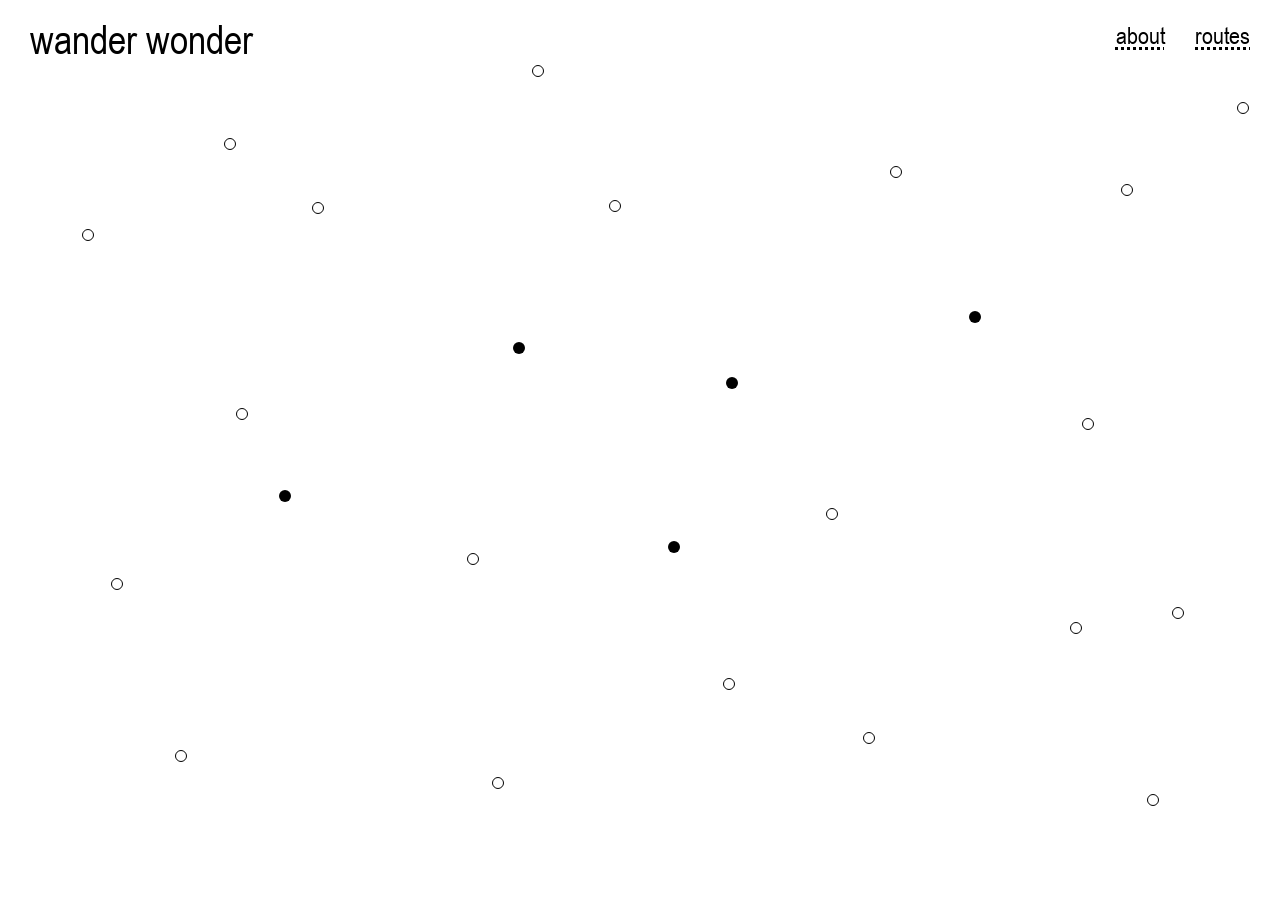
<file: index.html>
<!DOCTYPE html>
<html lang="en">
<head>
  <meta charset="UTF-8">
  <link rel="preload" href="assets/Arial Narrow.ttf" as="font" type="font/ttf" crossorigin>
  <meta name="viewport" content="width=device-width, initial-scale=1.0">
  <title>wander wonder</title>
  <link rel="stylesheet" href="css/style.css">
</head>
<body class="page-home">
  <canvas id="draw-canvas" aria-hidden="true"></canvas>

  <div class="page page--home">
    <aside class="col-left">
      <div class="col-header col-left-header">
        <a href="/wanderwonder/index.html" class="logo">wander wonder</a>
      </div>
    </aside>

    <div class="col-center-panel page-home__spacer" aria-hidden="true"></div>

    <aside class="col-right">
      <nav class="col-header top-nav">
        <a href="about.html" class="link-dotted">about</a>
        <a href="routes.html" class="link-dotted">routes</a>
      </nav>
    </aside>
  </div>

  <div class="page-content" id="page-content">
    <main class="canvas" aria-hidden="true">
      <!-- solid dots (left → right) -->
      <span class="dot dot--solid dot--trigger" data-caption="0" data-href="Rietveld/overview_Rietveld.html" style="left: 22.4%; top: 55.2%;">
        <img
          class="dot-preview"
          src="assets/Rietveld/rietveld_07.jpg"
          alt=""
        >
      </span>
      <span class="dot dot--solid dot--trigger" data-caption="1" data-href="EKA/Overview_EKA.html" style="left: 40.5%; top: 38.7%;">
        <img
          class="dot-preview"
          src="assets/EKA/EKA_ARCHIL0007.jpg"
          alt=""
        >
      </span>
      <span class="dot dot--solid dot--trigger" data-caption="2" data-href="Basel/overview_Basel.html" style="left: 52.6%; top: 60.7%;">
        <img
          class="dot-preview"
          src="assets/Basel/Basel_09.jpg"
          alt=""
          style="max-width: 230px;"
        >
      </span>
      <span class="dot dot--solid dot--trigger" data-caption="3" data-href="UMPRUM/overview_UMPRUM.html" style="left: 57.1%; top: 42.6%;">
        <img
          class="dot-preview"
          src="assets/UMPRUM x HEAD GENEVA/From students/IMG_2213.jpeg"
          alt=""
        >
      </span>
      <span class="dot dot--solid dot--trigger" data-caption="4" data-href="DAI/overview_DAI.html" style="left: 76.1%; top: 35.1%;">
        <img
          class="dot-preview"
          src="assets/DAI/zhuang/DAI_02.jpeg"
          alt=""
        >
      </span>

      <div class="dot-captions" aria-hidden="true">
        <p class="dot-caption" hidden>
          Amsterdam to Cà de Monti<br>
          Gerrit Rietveld Academie
        </p>
        <p class="dot-caption" hidden>
          Tallinn to Berlin/Lisbon<br>
          Estonian Academy of Arts
        </p>
        <p class="dot-caption" hidden>
          Basel to Museums<br>
          FHNW Academy of Arts and Design
        </p>
        <p class="dot-caption" hidden>
          Prague / Genéve to Mount Sněžka / River Saône<br>
          UMPRUM Prague, HEAD Geneva
        </p>
        <p class="dot-caption" hidden>
          Nowhere to Somewhere<br>
          Dutch Art Institute
        </p>
      </div>

      <!-- hollow dots -->
      <span class="dot dot--hollow" style="left: 42%; top: 8%;"></span>
      <span class="dot dot--hollow" style="left: 97%; top: 12%;"></span>
      <span class="dot dot--hollow" style="left: 7%; top: 26%;"></span>
      <span class="dot dot--hollow" style="left: 18%; top: 16%;"></span>
      <span class="dot dot--hollow" style="left: 25%; top: 23%;"></span>
      <span class="dot dot--hollow" style="left: 19%; top: 46%;"></span>
      <span class="dot dot--hollow" style="left: 9%; top: 65%;"></span>
      <span class="dot dot--hollow" style="left: 14%; top: 84%;"></span>
      <span class="dot dot--hollow" style="left: 48%; top: 23%;"></span>
      <span class="dot dot--hollow" style="left: 37%; top: 62%;"></span>
      <span class="dot dot--hollow" style="left: 39%; top: 87%;"></span>
      <span class="dot dot--hollow" style="left: 70%; top: 19%;"></span>
      <span class="dot dot--hollow" style="left: 65%; top: 57%;"></span>
      <span class="dot dot--hollow" style="left: 57%; top: 76%;"></span>
      <span class="dot dot--hollow" style="left: 68%; top: 82%;"></span>
      <span class="dot dot--hollow" style="left: 88%; top: 21%;"></span>
      <span class="dot dot--hollow" style="left: 85%; top: 47%;"></span>
      <span class="dot dot--hollow" style="left: 84%; top: 70%;"></span>
      <span class="dot dot--hollow" style="left: 92%; top: 68%;"></span>
      <span class="dot dot--hollow" style="left: 90%; top: 89%;"></span>
    </main>
  </div>

  <script src="js/cursor-draw.js"></script>
  <script src="js/overview-images.js"></script>
  <script src="js/navigation.js"></script>
  <script src="js/dots.js"></script>
  <script src="js/routes.js"></script>
</body>
</html>
</file>
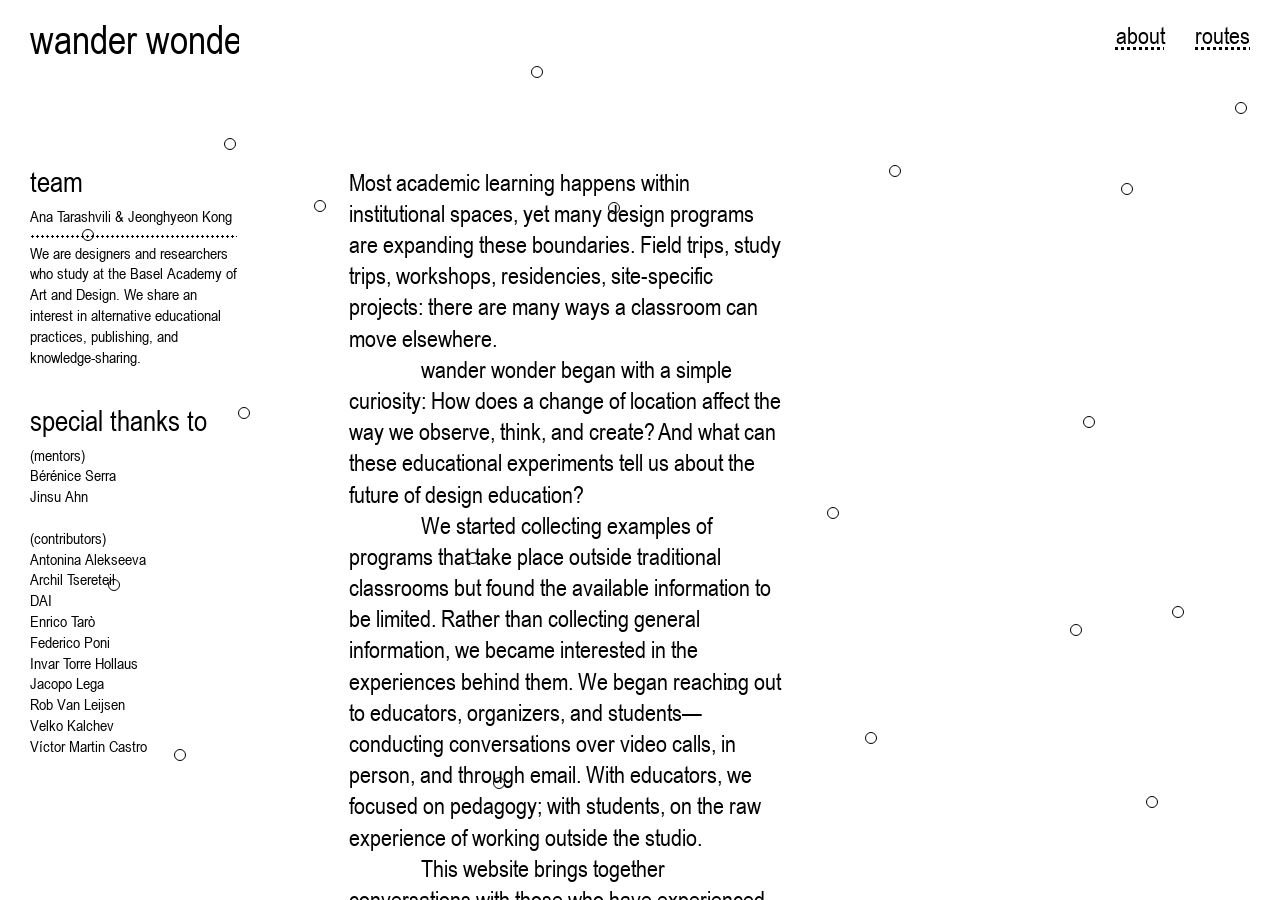
<file: about.html>
<!DOCTYPE html>
<html lang="en">
<head>
  <meta charset="UTF-8">
  <meta name="viewport" content="width=device-width, initial-scale=1.0">
  <title>wander wonder — about</title>
  <link rel="stylesheet" href="css/style.css">
</head>
<body class="page-about">
  <canvas id="draw-canvas" aria-hidden="true"></canvas>

  <div class="page page--about">
    <aside class="col-left">
      <div class="col-header col-left-header">
        <a href="/wanderwonder/index.html" class="logo">wander wonder</a>
      </div>

      <div class="col-left-body">
        <h1 class="route-title sub-title">team</h1>
        <div class="route-meta">
          <p>Ana Tarashvili & Jeonghyeon Kong</p>
        </div>
        <p class="route-intro">We are designers and researchers who study at the Basel Academy of Art and Design. We share an interest in alternative educational practices, publishing, and knowledge-sharing.</p>

        <p class="conversations-heading sub-title">special thanks to</p>
        <div class="route-meta">
          <p>(mentors)</p>
          <p>Bérénice Serra</p>
          <p>Jinsu Ahn</p>
          <br>
          <p>(contributors)</p>
          <p>Antonina Alekseeva</p>
          <p>Archil Tsereteil</p>
          <p>DAI</p>
          <p>Enrico Tarò</p>
          <p>Federico Poni</p>
          <p>Invar Torre Hollaus</p>
          <p>Jacopo Lega</p>
          <p>Rob Van Leijsen</p>
          <p>Velko Kalchev</p>
          <p>Víctor Martin Castro</p>
        </div>
      </div>
    </aside>

    <div class="col-center-panel">
      <header class="col-header col-center-header" aria-hidden="true"></header>

      <div class="col-center-scroll">
        <main class="col-center">
          <article class="transcript">
            <p>Most academic learning happens within institutional spaces, yet many design programs are expanding these boundaries. Field trips, study trips, workshops, residencies, site-specific projects: there are many ways a classroom can move elsewhere.</p>
            <p>wander wonder began with a simple curiosity: How does a change of location affect the way we observe, think, and create? And what can these educational experiments tell us about the future of design education?</p>
            <p>We started collecting examples of programs that take place outside traditional classrooms but found the available information to be limited. Rather than collecting general information, we became interested in the experiences behind them. We began reaching out to educators, organizers, and students—conducting conversations over video calls, in person, and through email. With educators, we focused on pedagogy; with students, on the raw experience of working outside the studio.</p>
            <p>This website brings together conversations with those who have experienced off-site classes. While our examples are currently drawn from Europe and are limited in scope, they open up a vital space to think about what future design education might look like—and where we might go next.</p>
          </article>
        </main>
      </div>
    </div>

    <aside class="col-right">
      <nav class="col-header top-nav">
        <a href="about.html" class="link-dotted">about</a>
        <a href="routes.html" class="link-dotted">routes</a>
      </nav>
    </aside>
  </div>

  <div class="page-content" id="page-content">
    <main class="canvas" aria-hidden="true">
      <span class="dot dot--hollow" style="left: 42%; top: 8%;"></span>
      <span class="dot dot--hollow" style="left: 97%; top: 12%;"></span>
      <span class="dot dot--hollow" style="left: 7%; top: 26%;"></span>
      <span class="dot dot--hollow" style="left: 18%; top: 16%;"></span>
      <span class="dot dot--hollow" style="left: 25%; top: 23%;"></span>
      <span class="dot dot--hollow" style="left: 19%; top: 46%;"></span>
      <span class="dot dot--hollow" style="left: 9%; top: 65%;"></span>
      <span class="dot dot--hollow" style="left: 14%; top: 84%;"></span>
      <span class="dot dot--hollow" style="left: 48%; top: 23%;"></span>
      <span class="dot dot--hollow" style="left: 37%; top: 62%;"></span>
      <span class="dot dot--hollow" style="left: 39%; top: 87%;"></span>
      <span class="dot dot--hollow" style="left: 70%; top: 19%;"></span>
      <span class="dot dot--hollow" style="left: 65%; top: 57%;"></span>
      <span class="dot dot--hollow" style="left: 57%; top: 76%;"></span>
      <span class="dot dot--hollow" style="left: 68%; top: 82%;"></span>
      <span class="dot dot--hollow" style="left: 88%; top: 21%;"></span>
      <span class="dot dot--hollow" style="left: 85%; top: 47%;"></span>
      <span class="dot dot--hollow" style="left: 84%; top: 70%;"></span>
      <span class="dot dot--hollow" style="left: 92%; top: 68%;"></span>
      <span class="dot dot--hollow" style="left: 90%; top: 89%;"></span>
    </main>
  </div>

  <script src="js/cursor-draw.js"></script>
  <script src="js/navigation.js"></script>
  <script src="js/dots.js"></script>
  <script src="js/scroll-fade.js"></script>
  <script src="js/routes.js"></script>
</body>
</html>
</file>
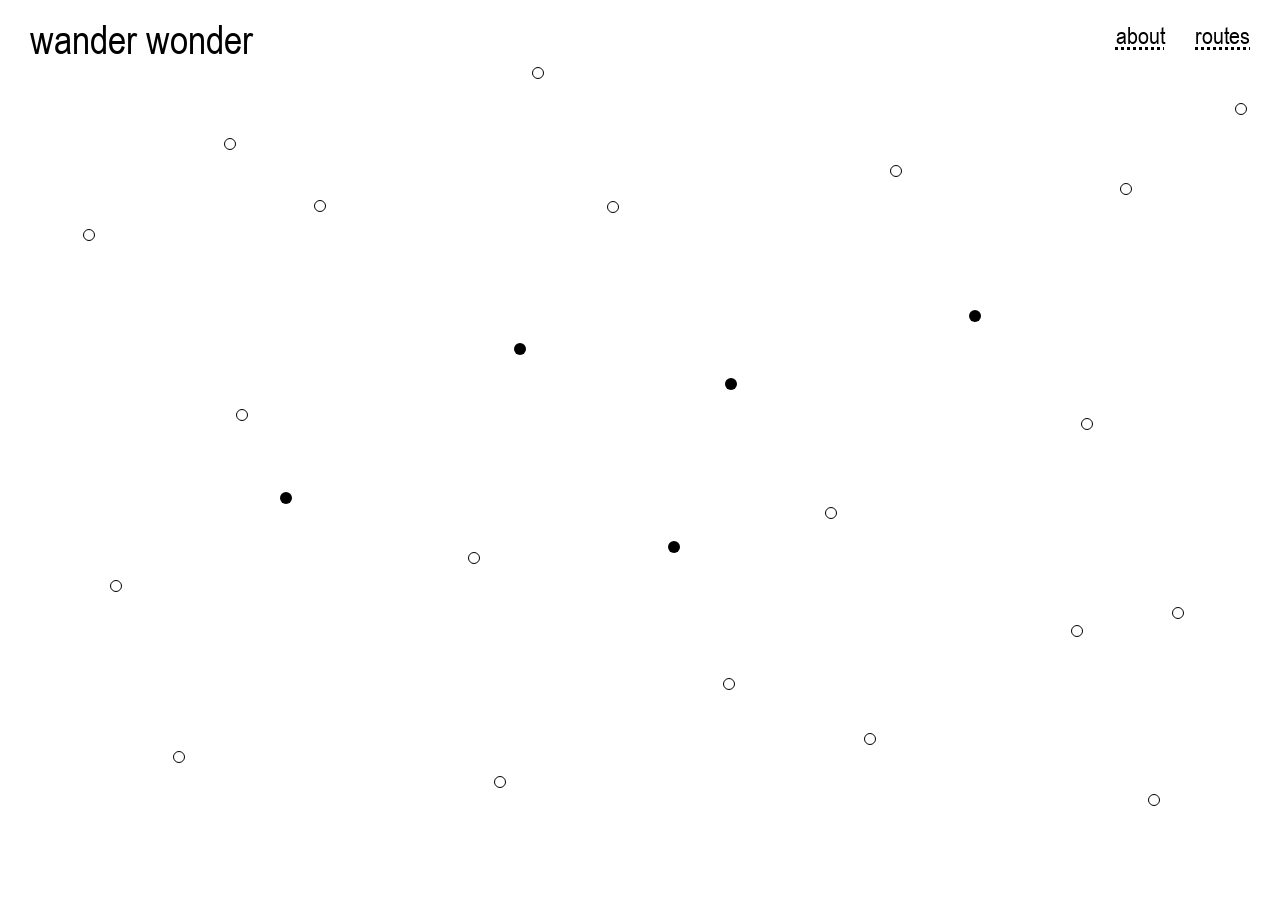
<file: home.html>
<!DOCTYPE html>
<html lang="en">
<head>
  <meta charset="UTF-8">
  <link rel="preload" href="assets/Arial Narrow.ttf" as="font" type="font/ttf" crossorigin>
  <meta name="viewport" content="width=device-width, initial-scale=1.0">
  <title>wander wonder</title>
  <link rel="stylesheet" href="css/style.css">
</head>
<body class="page-home">
  <canvas id="draw-canvas" aria-hidden="true"></canvas>

  <div class="page page--home">
    <aside class="col-left">
      <div class="col-header col-left-header">
        <a href="home.html" class="logo">wander wonder</a>
      </div>
    </aside>

    <div class="col-center-panel page-home__spacer" aria-hidden="true"></div>

    <aside class="col-right">
      <nav class="col-header top-nav">
        <a href="about.html" class="link-dotted">about</a>
        <a href="routes.html" class="link-dotted">routes</a>
      </nav>
    </aside>
  </div>

  <div class="page-content" id="page-content">
    <main class="canvas" aria-hidden="true">
      <!-- solid dots (left → right) -->
      <span class="dot dot--solid dot--trigger" data-caption="0" data-href="Rietveld/overview_Rietveld.html" style="left: 22.4%; top: 55.2%;">
        <img
          class="dot-preview"
          src="assets/Rietveld/rietveld_07.jpg"
          alt=""
        >
      </span>
      <span class="dot dot--solid dot--trigger" data-caption="1" data-href="EKA/Overview_EKA.html" style="left: 40.5%; top: 38.7%;">
        <img
          class="dot-preview"
          src="assets/EKA/EKA_ARCHIL0007.jpg"
          alt=""
        >
      </span>
      <span class="dot dot--solid dot--trigger" data-caption="2" data-href="Basel/overview_Basel.html" style="left: 52.6%; top: 60.7%;">
        <img
          class="dot-preview"
          src="assets/Basel/Basel_09.jpg"
          alt=""
          style="max-width: 230px;"
        >
      </span>
      <span class="dot dot--solid dot--trigger" data-caption="3" data-href="UMPRUM/overview_UMPRUM.html" style="left: 57.1%; top: 42.6%;">
        <img
          class="dot-preview"
          src="assets/UMPRUM x HEAD GENEVA/From students/IMG_2213.jpeg"
          alt=""
        >
      </span>
      <span class="dot dot--solid dot--trigger" data-caption="4" data-href="DAI/overview_DAI.html" style="left: 76.1%; top: 35.1%;">
        <img
          class="dot-preview"
          src="assets/DAI/zhuang/DAI_02.jpeg"
          alt=""
        >
      </span>

      <div class="dot-captions" aria-hidden="true">
        <p class="dot-caption" hidden>
          Amsterdam to Cà de Monti<br>
          Gerrit Rietveld Academie
        </p>
        <p class="dot-caption" hidden>
          Tallinn to Berlin/Lisbon<br>
          Estonian Academy of Arts
        </p>
        <p class="dot-caption" hidden>
          Basel to Museums<br>
          FHNW Academy of Arts and Design
        </p>
        <p class="dot-caption" hidden>
          Prague / Genéve to Mount Sněžka / River Saône<br>
          UMPRUM Prague, HEAD Geneva
        </p>
        <p class="dot-caption" hidden>
          Nowhere to Somewhere<br>
          Dutch Art Institute
        </p>
      </div>

      <!-- hollow dots -->
      <span class="dot dot--hollow" style="left: 42%; top: 8%;"></span>
      <span class="dot dot--hollow" style="left: 97%; top: 12%;"></span>
      <span class="dot dot--hollow" style="left: 7%; top: 26%;"></span>
      <span class="dot dot--hollow" style="left: 18%; top: 16%;"></span>
      <span class="dot dot--hollow" style="left: 25%; top: 23%;"></span>
      <span class="dot dot--hollow" style="left: 19%; top: 46%;"></span>
      <span class="dot dot--hollow" style="left: 9%; top: 65%;"></span>
      <span class="dot dot--hollow" style="left: 14%; top: 84%;"></span>
      <span class="dot dot--hollow" style="left: 48%; top: 23%;"></span>
      <span class="dot dot--hollow" style="left: 37%; top: 62%;"></span>
      <span class="dot dot--hollow" style="left: 39%; top: 87%;"></span>
      <span class="dot dot--hollow" style="left: 70%; top: 19%;"></span>
      <span class="dot dot--hollow" style="left: 65%; top: 57%;"></span>
      <span class="dot dot--hollow" style="left: 57%; top: 76%;"></span>
      <span class="dot dot--hollow" style="left: 68%; top: 82%;"></span>
      <span class="dot dot--hollow" style="left: 88%; top: 21%;"></span>
      <span class="dot dot--hollow" style="left: 85%; top: 47%;"></span>
      <span class="dot dot--hollow" style="left: 84%; top: 70%;"></span>
      <span class="dot dot--hollow" style="left: 92%; top: 68%;"></span>
      <span class="dot dot--hollow" style="left: 90%; top: 89%;"></span>
    </main>
  </div>

  <script src="js/cursor-draw.js"></script>
  <script src="js/navigation.js"></script>
  <script src="js/dots.js"></script>
  <script src="js/routes.js"></script>
</body>
</html>
</file>
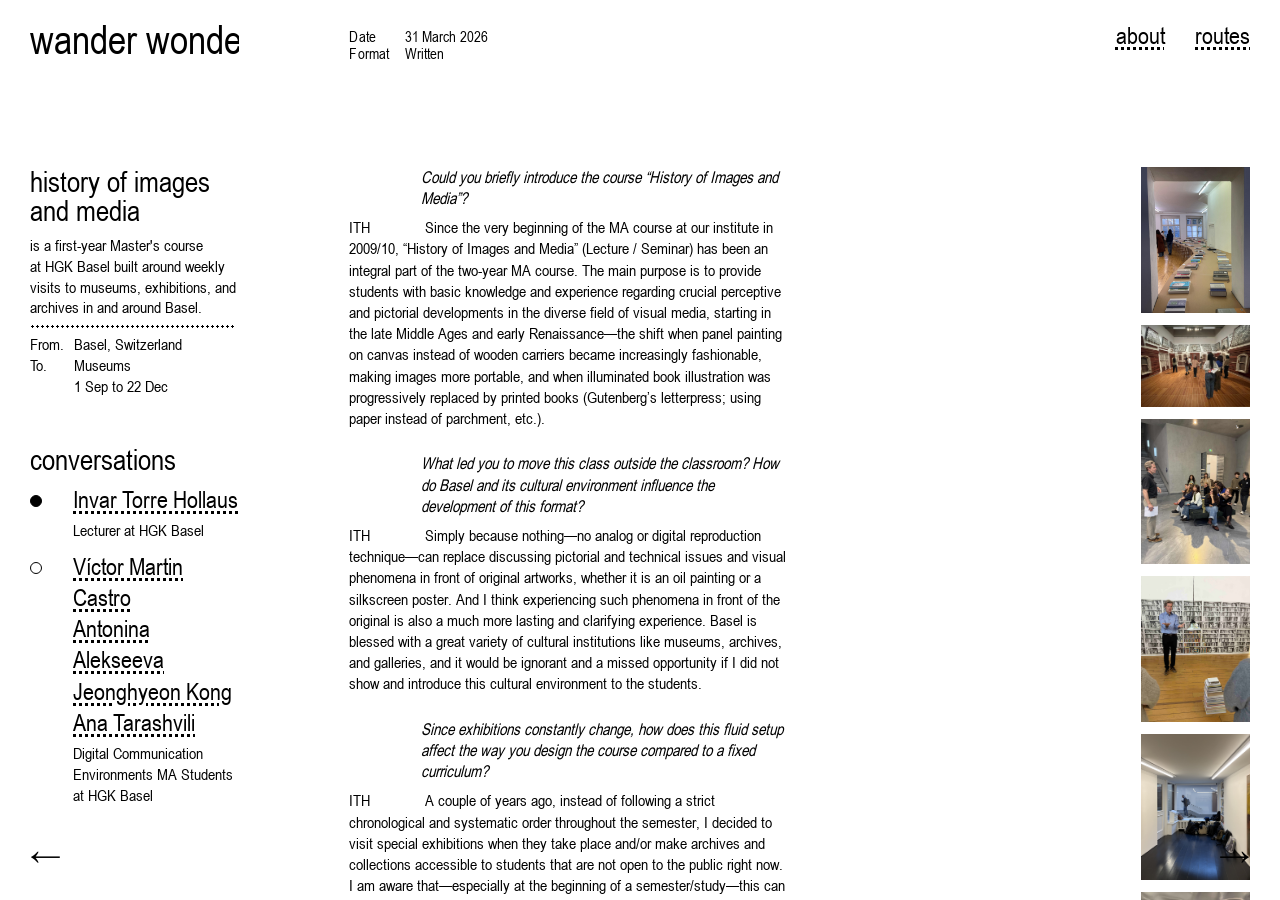
<file: Basel/interview_Invar.html>
<!DOCTYPE html>
<html lang="en">
<head>
  <meta charset="UTF-8">
  <link rel="preload" href="../assets/Arial Narrow.ttf" as="font" type="font/ttf" crossorigin>
  <meta name="viewport" content="width=device-width, initial-scale=1.0">
  <title>wander wonder — Invar Torre Hollaus</title>
  <link rel="stylesheet" href="../css/style.css">
</head>
<body>
  <canvas id="draw-canvas" aria-hidden="true"></canvas>
  <div class="page">
    <aside class="col-left">
      <div class="col-header col-left-header">
        <a href="/wanderwonder/index.html" class="logo">wander wonder</a>
      </div>

      <div class="col-left-body">
        <h1 class="route-title sub-title">history of images<br>and media</h1>
        <p class="route-intro">is a first-year Master's course <br>at HGK Basel built around weekly<br>visits to museums, exhibitions, and<br>archives in and around Basel.</p>
        <div class="route-meta">
          <p><span class="location">From.</span> Basel, Switzerland</p>
          <p><span class="location">To.</span> Museums</p>
          <p><span class="location"> </span> 1 Sep to 22 Dec</p>
        </div>

        <p class="conversations-heading sub-title">conversations</p>
        <ul class="conversations-list">
          <li class="conversations-item is-active">
            <a href="interview_Invar.html" class="conversations-marker" aria-label="Invar Torre Hollaus"></a>
            <a href="interview_Invar.html" class="link-dotted">Invar Torre Hollaus</a>
            <p class="conversations-desc">Lecturer at HGK Basel</p>
          </li>
          <li class="conversations-item">
            <a href="interview_Victor_Tonya.html" class="conversations-marker" aria-label="Víctor Martin Castro, Antonina Alekseeva, Jeonghyeon Kong, Ana Tarashvili"></a>
            <a href="interview_Victor_Tonya.html" class="link-dotted">Víctor Martin Castro<br>Antonina Alekseeva<br>Jeonghyeon Kong<br>Ana Tarashvili</a>
            <p class="conversations-desc">Digital Communication <br>Environments MA Students<br>at HGK Basel</p>
          </li>
        </ul>
      </div>
    </aside>

    <div class="col-center-panel">
      <header class="col-header col-center-header">
        <dl class="interview-info">
          <div class="interview-info__row">
            <dt>Date</dt>
            <dd>31 March 2026</dd>
          </div>
          <div class="interview-info__row">
            <dt>Format</dt>
            <dd>Written</dd>
          </div>
        </dl>
      </header>

      <div class="col-center-scroll">
        <main class="col-center">
          <article class="transcript">
            <p class="question">Could you briefly introduce the course “History of Images and Media”?</p>
            <p class="answer"><span class="speaker">ITH</span>Since the very beginning of the MA course at our institute in 2009/10, “History of Images and Media” (Lecture / Seminar) has been an integral part of the two-year MA course. The main purpose is to provide students with basic knowledge and experience regarding crucial perceptive and pictorial developments in the diverse field of visual media, starting in the late Middle Ages and early Renaissance—the shift when panel painting on canvas instead of wooden carriers became increasingly fashionable, making images more portable, and when illuminated book illustration was progressively replaced by printed books (Gutenberg’s letterpress; using paper instead of parchment, etc.).</p>

            <p class="question">What led you to move this class outside the classroom? How do Basel and its cultural environment influence the development of this format?</p>
            <p class="answer"><span class="speaker">ITH</span>Simply because nothing—no analog or digital reproduction technique—can replace discussing pictorial and technical issues and visual phenomena in front of original artworks, whether it is an oil painting or a silkscreen poster. And I think experiencing such phenomena in front of the original is also a much more lasting and clarifying experience. Basel is blessed with a great variety of cultural institutions like museums, archives, and galleries, and it would be ignorant and a missed opportunity if I did not show and introduce this cultural environment to the students.</p>

            <p class="question">Since exhibitions constantly change, how does this fluid setup affect the way you design the course compared to a fixed curriculum?</p>
            <p class="answer"><span class="speaker">ITH</span>A couple of years ago, instead of following a strict chronological and systematic order throughout the semester, I decided to visit special exhibitions when they take place and/or make archives and collections accessible to students that are not open to the public right now. I am aware that—especially at the beginning of a semester/study—this can cause confusion and irritation. But after a few weeks, students should get conditioned to this kind of exercise because it’s all about visual phenomena, only different in time, style, and technique. We are not talking about quantum physics.</p>
            <p class="answer-continue">For a better understanding of historical developments and how things are interlocked together over the centuries, students receive—at least to my understanding—more than sufficient additional information/material in the form of text and image files, bibliographic and theoretical recommendations, etc. This material is left for self-study. It’s just one semester and the schedule is really tight. If a student has no time or energy to go through these files, they have all the necessary material and references accessible at any time in the future.</p>
            <p class="answer-continue">This, of course, can also be perceived by some students as overwhelming, and maybe some might regard this procedure as didactically and pedagogically bad, but it’s an MA course and not a weekend party, and I think from MA students one should expect a certain level of independent initiative and interest in such issues. Of course, if students have specific questions/requests, they can ask and get support.</p>

            <p class="question">Looking back at this experience, how do you think this kind of alternative learning environment might influence students’ design practice?</p>
            <p class="answer"><span class="speaker">ITH</span>I don’t think I can give you a cohesive answer which includes all students, because it’s very individual what students do / filter out from each lesson. Each one is interested in different issues, some more, some less. It’s a lesson within the Visual Communication Institute and maybe some students expect design-related issues only.</p>
            <p class="answer-continue">But because many visual and pictorial phenomena we find in (graphic) design were originally invented in the field of art (design as an individual term is a rather young discipline), and due to the fact that it becomes more and more difficult to separate the different media from each other (which does not make sense either, because many things are tightly connected with each other), I think this lesson can set free many valuable triggers/ideas in each student’s own imagination/specific interest to help students find their own way through the thicket of infinite possibilities.</p>

            <p class="question">As a final question: do you think we will still need architecture for the future design school?</p>
            <p class="answer"><span class="speaker">ITH</span>For a couple of years during the COVID-pandemic, within one week we had to shift physical lessons to virtual/digital ones—so-called distance learning. It was a huge challenge for both sides, students as well as teachers. Emotionally and psychologically, it was a difficult time. Ask students who experienced this kind of teaching! When we were allowed to return to physical lessons either in seminar or exhibition rooms, it was regarded as a huge relief by both sides, and returning to physical classes also had a much more positive effect on the classes themselves, respectively the students, who again had the possibility to meet in person and to exchange ideas.</p>
            <p class="answer-continue">Therefore, yes, we need appropriate and convenient rooms/architecture for this kind of (human) interaction and exchange. Online/digital tools are great if there is no other alternative possible at the moment or to bridge spatial distance for lectures, etc., to make an event happen at least in digital form, but it can’t replace real teaching/learning in physical surroundings.</p>
          </article>
        </main>
      </div>
    </div>

    <aside class="col-right">
      <nav class="col-header top-nav">
        <a href="../about.html" class="link-dotted">about</a>
        <a href="../routes.html" class="link-dotted">routes</a>
      </nav>

      <div class="col-right-scroll">
        <div class="gallery-scroll">
          <figure class="gallery-item">
            <img src="../assets/Basel/Basel_01.jpg" alt="" width="400" height="533">
            <figcaption class="gallery-credit">ⓒInvar Torre Hollaus</figcaption>
          </figure>
          <figure class="gallery-item">
            <img src="../assets/Basel/Basel_02.jpg" alt="" width="400" height="300">
            <figcaption class="gallery-credit">ⓒInvar Torre Hollaus</figcaption>
          </figure>
          <figure class="gallery-item">
            <img src="../assets/Basel/Basel_03.jpeg" alt="" width="400" height="300">
            <figcaption class="gallery-credit">ⓒInvar Torre Hollaus</figcaption>
          </figure>
          <figure class="gallery-item">
            <img src="../assets/Basel/Basel_04.jpeg" alt="" width="400" height="300">
            <figcaption class="gallery-credit">ⓒInvar Torre Hollaus</figcaption>
          </figure>
          <figure class="gallery-item">
            <img src="../assets/Basel/Basel_05.jpeg" alt="" width="400" height="533">
            <figcaption class="gallery-credit">ⓒInvar Torre Hollaus</figcaption>
          </figure>
          <figure class="gallery-item">
            <img src="../assets/Basel/Basel_06.jpeg" alt="" width="400" height="300">
            <figcaption class="gallery-credit">ⓒInvar Torre Hollaus</figcaption>
          </figure>
          <figure class="gallery-item">
            <img src="../assets/Basel/Basel_07.jpeg" alt="" width="400" height="300">
            <figcaption class="gallery-credit">ⓒInvar Torre Hollaus</figcaption>
          </figure>
          <figure class="gallery-item">
            <img src="../assets/Basel/Basel_09.jpg" alt="" width="400" height="400">
            <figcaption class="gallery-credit">ⓒInvar Torre Hollaus</figcaption>
          </figure>
          <figure class="gallery-item">
            <img src="../assets/Basel/Basel_08.jpeg" alt="" width="400" height="300">
            <figcaption class="gallery-credit">ⓒInvar Torre Hollaus</figcaption>
          </figure>
          <figure class="gallery-item">
            <img src="../assets/Basel/Basel_10.jpeg" alt="" width="400" height="533">
            <figcaption class="gallery-credit">ⓒVíctor Martin Castro</figcaption>
          </figure>
        </div>
      </div>
    </aside>

    <div class="page-arrows">
      <a href="overview_Basel.html" class="nav-arrow page-arrows__left" aria-label="Previous">←</a>
      <a href="interview_Victor_Tonya.html" class="nav-arrow page-arrows__right" aria-label="Next">→</a>
    </div>
  </div>
  <script src="../js/cursor-draw.js"></script>
  <script src="../js/navigation.js"></script>
  <script src="../js/gallery.js"></script>
  <script src="../js/scroll-fade.js"></script>
  <script src="../js/routes.js"></script>
</body>
</html>
</file>
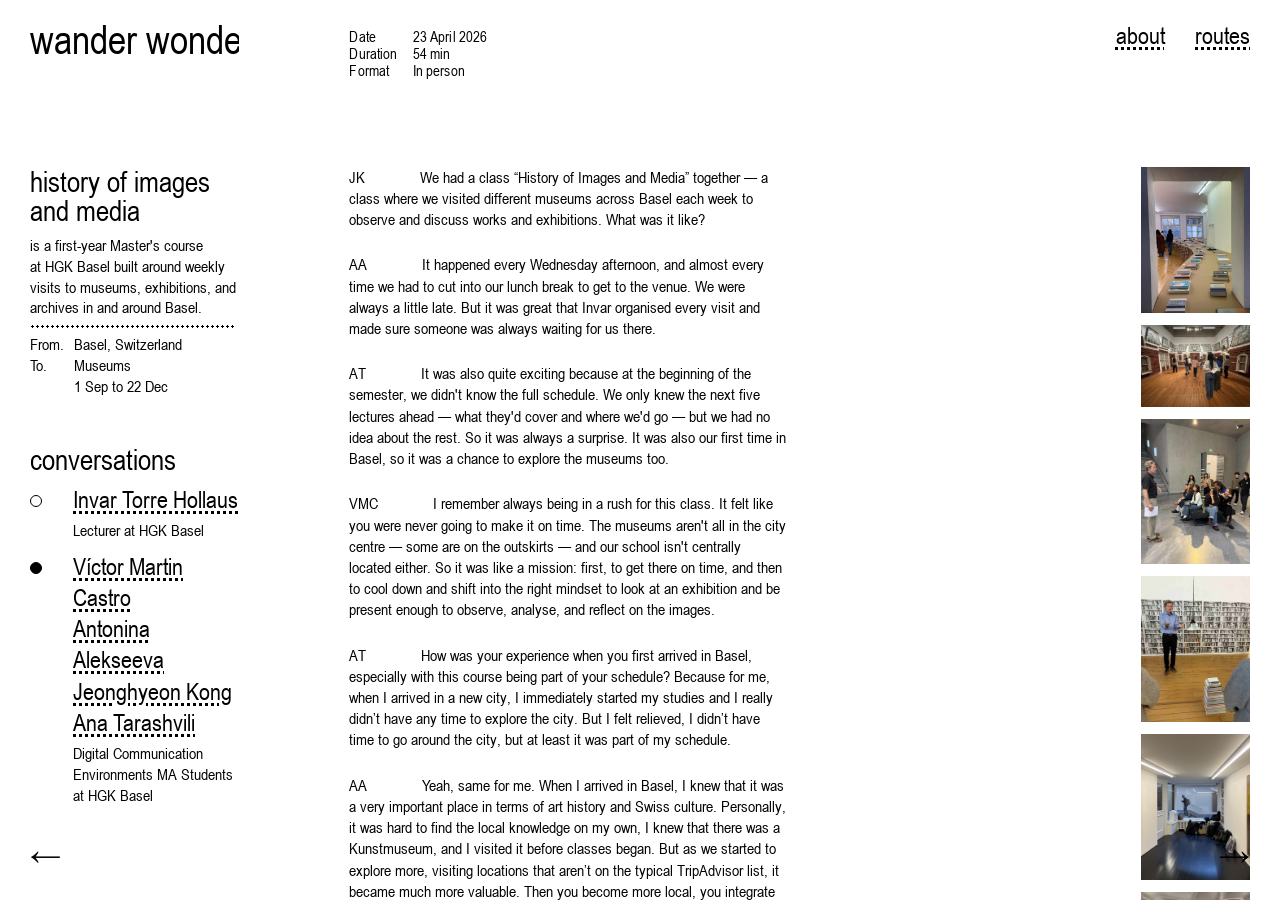
<file: Basel/interview_Victor_Tonya.html>
<!DOCTYPE html>
<html lang="en">
<head>
  <meta charset="UTF-8">
  <meta name="viewport" content="width=device-width, initial-scale=1.0">
  <title>wander wonder — Víctor Martin Castro &amp; Antonina Alekseeva</title>
  <link rel="stylesheet" href="../css/style.css">
</head>
<body>
  <canvas id="draw-canvas" aria-hidden="true"></canvas>
  <div class="page">
    <aside class="col-left">
      <div class="col-header col-left-header">
        <a href="/wanderwonder/index.html" class="logo">wander wonder</a>
      </div>

      <div class="col-left-body">
        <h1 class="route-title sub-title">history of images<br>and media</h1>
        <p class="route-intro">is a first-year Master's course <br>at HGK Basel built around weekly<br>visits to museums, exhibitions, and<br>archives in and around Basel.</p>
        <div class="route-meta">
          <p><span class="location">From.</span> Basel, Switzerland</p>
          <p><span class="location">To.</span> Museums</p>
          <p><span class="location"> </span> 1 Sep to 22 Dec</p>
        </div>

        <p class="conversations-heading sub-title">conversations</p>
        <ul class="conversations-list">
          <li class="conversations-item">
            <a href="interview_Invar.html" class="conversations-marker" aria-label="Invar Torre Hollaus"></a>
            <a href="interview_Invar.html" class="link-dotted">Invar Torre Hollaus</a>
            <p class="conversations-desc">Lecturer at HGK Basel</p>
          </li>
          <li class="conversations-item is-active">
            <a href="interview_Victor_Tonya.html" class="conversations-marker" aria-label="Víctor Martin Castro, Antonina Alekseeva, Jeonghyeon Kong, Ana Tarashvili"></a>
            <a href="interview_Victor_Tonya.html" class="link-dotted">Víctor Martin Castro<br>Antonina Alekseeva<br>Jeonghyeon Kong<br>Ana Tarashvili</a>
            <p class="conversations-desc">Digital Communication <br>Environments MA Students<br>at HGK Basel</p>
          </li>
        </ul>
      </div>
    </aside>

    <div class="col-center-panel">
      <header class="col-header col-center-header">
        <dl class="interview-info">
          <div class="interview-info__row">
            <dt>Date</dt>
            <dd>23 April 2026</dd>
          </div>
          <div class="interview-info__row">
            <dt>Duration</dt>
            <dd>54 min</dd>
          </div>
          <div class="interview-info__row">
            <dt>Format</dt>
            <dd>In person</dd>
          </div>
        </dl>
      </header>

      <div class="col-center-scroll">
        <main class="col-center">
          <article class="transcript">
            <p class="answer"><span class="speaker">JK</span>We had a class “History of Images and Media” together — a class where we visited different museums across Basel each week to observe and discuss works and exhibitions. What was it like?</p>
            <p class="answer"><span class="speaker">AA</span>It happened every Wednesday afternoon, and almost every time we had to cut into our lunch break to get to the venue. We were always a little late. But it was great that Invar organised every visit and made sure someone was always waiting for us there.</p>
            <p class="answer"><span class="speaker">AT</span>It was also quite exciting because at the beginning of the semester, we didn&#x27;t know the full schedule. We only knew  the next five lectures ahead — what they&#x27;d cover and where we&#x27;d go — but we had no idea about the rest. So it was always a surprise. It was also our first time in Basel, so it was  a chance to explore the museums too.</p>
            <p class="answer"><span class="speaker">VMC</span>I remember always being in a rush for this class. It felt like you were never going to make it on time. The museums aren&#x27;t all in the city centre — some are on the outskirts  — and our school isn&#x27;t centrally located either. So it was like a mission: first, to get there on time, and then to cool down and shift into the right mindset to look at an exhibition and be present enough to observe, analyse, and reflect on the images.</p>
            <p class="answer"><span class="speaker">AT</span>How was your experience when you first arrived in Basel, especially with this course being part of your schedule? Because for me, when I arrived in a new city, I immediately started my studies and I really didn’t have any time to explore the city. But I felt relieved, I didn’t have time to go around the city, but at least it was part of my schedule.</p>
            <p class="answer"><span class="speaker">AA</span>Yeah, same for me. When I arrived in Basel, I knew that it was a very important place in terms of art history and Swiss culture. Personally, it was hard to find the local knowledge on my own, I knew that there was a Kunstmuseum, and I visited it before classes began. But as we started to explore more, visiting locations that aren’t on the typical TripAdvisor list, it became much more valuable. Then you become more local, you integrate into the culture, the sphere, the area where you’re supposed to work. As an introduction to both studies and to city life in a place where I’d never lived before, it was very meaningful.</p>
            <p class="answer"><span class="speaker">VMC</span>I came to Basel twice in August doing my moving and I think I wanted to reserve the museum part. I was saving the best for later, because I walked through the city and just wandered around. I was tempted to go to the Kunstmuseum but told myself, “okay, I will find another time.” First I wanted to get a feel for the streets and the city itself first. But also I remember there was a Kunsttage in August with a lot of openings in the city so I started visiting galleries instead of museums.</p>
            <p class="answer"><span class="speaker">JK</span>I was surprised by how many museums there are here. When I first moved, the city was so small compared to Seoul, where I lived before. You can walk across the whole city. But we have so many museums, even more than we visited during the class.</p>
            <p class="answer"><span class="speaker">VMC</span>Yes, Basel is one of the cities with the highest concentration of museums per inhabitant in Europe. So when I arrived, I had high expectations about that particular aspect.</p>
            <p class="answer"><span class="speaker">JK</span>When I travelled in Europe before, I saw a lot of students in museums, sitting on the floor, discussing works. I was kind of jealous. That&#x27;s not really part of my background in Korean culture. So when I heard we&#x27;d have this kind of class, I was so excited. I still remember posting about it on instagram after the first session, saying something like, “this was on my bucket list.”</p>
            <p class="answer"><span class="speaker">AT</span>Did any of you have similar courses in your previous studies?</p>
            <p class="answer"><span class="speaker">AA</span>I only had one, but it wasn’t similar. It was a history of British art course during my bachelor’s studies, and we had one visit to the Hermitage collection in St. Petersburg, where they have a whole section of British works. I would never have explored it on my own, but it gave me a chance to get an overview of those works in the museum. I also had to write an essay about one of the works found there.</p>
            <p class="answer"><span class="speaker">AT</span>I also didn’t have regular weekly classes in museums. But we always had spontaneous meetings whenever there was a new exhibition opening or an interesting cultural event happening in Tbilisi. It was never planned, the head of the program would just post in a Facebook group, “There is a new exhibition from this artist, let’s meet there.” And sometimes, instead of regular studio time, we’d have these gallery visits.</p>
            <p class="answer"><span class="speaker">VMC</span>In Madrid, we didn’t have regular meetings either. But teachers used to recommend things like, “Hey, you have to go to this exhibition,” or, “For this exhibition, you should go and write an essay about it.” So, we always ended up going to the exhibitions with the excuse of an assignment — just for them to make sure we were attending. But for me, it wasn’t necessary, because I was going to all of them whenever I had the chance. Also, being a student means you get in for free — which is one of the best things about being a student, getting access to all these amazing places that usually cost a lot.</p>
            <p class="answer"><span class="speaker">AT</span>What did you think about Invar’s approach during these museum visits? We had maybe an hour to look around by ourselves, and then come together for a group discussion.</p>
            <p class="answer"><span class="speaker">AA</span>I think it’s a good approach. I liked it much more than the first day of just being talked to, because I don’t really enjoy guided tours. When I visit a museum or a gallery, I want to form my own opinions and impressions. Exploring the space and the works by yourself means you can spend as much time as you need in front of each work. If something doesn’t catch your attention, you just move on.</p>
            <p class="answer-continue">I remember one of my favourite moments was the Tinguely Museum during Julian Charrière’s exhibition. It was really important to be alone, because some of the rooms were dark and quiet with the works as the only source of light. It was very dim. People weren’t spending much time in those rooms, but I stayed for a long time just experiencing that moment of silence and darkness — just me and the works. It was really cool.</p>
            <p class="answer"><span class="speaker">VMC</span>I remember that day, we arrived almost at the same time. We were so late. I remember running across the bridge on foot.</p>
            <p class="answer"><span class="speaker">AA</span>I got lost on the way. I was biking there and got confused trying to find the right bridge.</p>
            <p class="answer"><span class="speaker">JK</span>Tonya and Victor, you were always the ones actively debating and discussing in class. But you were always late, and Invar was always looking for you.</p>
            <p class="answer-continue">I really enjoyed the exhibition. The quality was great, and it was quite large. There was a meditation room, and we also gathered in a light room where we experienced differences in light, which was unexpected. I thought it was a really well-made exhibition. But when we discussed it, Invar and one of our classmates pointed out that it was a good exhibition to experience, but not necessarily good art. After the discussion, my perspective kind of shifted, because I’d never thought about it from that angle before. Did any of you have this kind of experience during our class, where a discussion changed how you saw something?</p>
            <p class="answer"><span class="speaker">AA</span>I think my impression of the works didn’t really change. For me, experiencing the work in person was more valuable than just reading an article saying that some money was spent on environmental problems. I didn’t think much about ecology during that experience itself, even though it was one of the topics. Maybe I’m just not that engaged with the issue. But experiencing art is something that I value deeply.</p>
            <p class="answer"><span class="speaker">AT</span>How do you think being physically present in exhibitions affected our discussion or interpretation of these images?</p>
            <p class="answer"><span class="speaker">VMC</span>This might sound contradictory, but I felt more focused during class. When I’m in an exhibition, I’m more aware of myself — my body and my presence in the room. I pay more attention to the people around me and the space itself. Because there is less stimulation, your relation to the work changes. In museums there are also more elements involved, like other works around you, and which makes a big difference.</p>
            <p class="answer"><span class="speaker">AA</span>Yes, for example, it was super crowded at the Beyeler Foundation during Yayoi Kusama’s exhibition. Sometimes these experiences were difficult, but I still think it is important to see, especially graphic works in real life. Kusama used very bright, fluorescent colors on black paper or a black background, creating the impression that the work itself was a source of light. For me, her early works were especially interesting because of the materiality and the way she works with color. It was very interesting to observe them closely, we would never experience the same thing just by looking at them on a screen.</p>
            <p class="answer-continue">Also, an immersive experience like the one at the Tinguely Museum couldn’t be recreated in a classroom. In the last two sessions, we discussed Warhol more theoretically in the classroom. You learn about approaches, history, and cultural context, but you don’t experience the work in the way it’s meant to be experienced. I don’t think that discussing works only through projections or screens is very productive. And when people are sitting in a classroom in front of their laptops, they’re just not very motivated to participate in the discussion.</p>
            <p class="answer"><span class="speaker">JK</span>Museums always try to create the best conditions to experience the work — lighting, air, sound, and everything. Also, you can get physically closer to the work, which is completely different from zooming in on a screen where the resolution is fixed. I was often surprised — for example, Tonya pointed out very small details that I’d never noticed, and then I could move closer and see them myself. The group discussions in the exhibition space were really impressive for that reason. But on a screen, it’s much harder to discuss things together.</p>
            <p class="answer"><span class="speaker">VMC</span>Yeah, it also depends on the format. For video works, the classroom environment actually helped. But for something like Andy Warhol’s images, it’s definitely much better to see them in person. The format of the work is really key.</p>
            <p class="answer"><span class="speaker">AT</span>I think it’s also a case of installations. I had seen many of Kusama’s installations online, and my perception of the materials was completely different. They looked very different from what I had imagined and how I had perceived them on the screen.</p>
            <p class="answer"><span class="speaker">JK</span>It’s kind of a fun question — if you had to design your own class in Basel, which museum or exhibition would you choose?</p>
            <p class="answer-continue">I’d go to the paper museum. We never went during our class, but as a graphic design department, it would make a lot of sense. They have a letterpress — it was actually a bit of a surprise that we don’t have one at our school. They also have incredible resources, like original Helvetica and other typefaces, and people who actually draw typefaces. As graphic design students, it would be a really valuable experience.</p>
            <p class="answer"><span class="speaker">AA</span>For me, the most valuable experience — and one I don’t think I’ll ever have again — was visiting the storage at Schaulager. If I were organizing a class like this, I’d focus on that kind of access: giving students the opportunity to visit storage spaces, because it’s completely different from seeing a regular exhibition.</p>
            <p class="answer"><span class="speaker">JK</span>As a final question, how do you imagine the future of design education? Do you think we still need architecture?</p>
            <p class="answer"><span class="speaker">VMC</span>I think architecture will always be needed, especially for education. Architecture has to adapt to education, but education also needs a physical environment. It doesn’t need to be fixed, but it has to be prepared for study, to gather, to have conversations and discussions. The environment is key.</p>
            <p class="answer-continue">I remember some of the locations where we had this class weren’t really appropriate. There was no sound quality —  just echoes and noise from people around us. There was no space to sit. All of these elements should be taken into consideration to create a good education system, ecosystem. So architecture is key, I think.</p>
            <p class="answer"><span class="speaker">AA</span>Of course, it’s very important how you experience that material, and it sets the whole studying environment. When we visited Amsterdam and stayed in a hostel, sometimes we didn’t sleep very well. It affected how we experienced the visits and how we felt during the day. If you organize this kind of nomadic class, it’s important to create the right conditions for a proper experience. Also as we mentioned earlier, the constant rush also affected the whole experience a lot.</p>
            <p class="answer"><span class="speaker">VMC</span>It’s those little elements that people sometimes overlook, but which actually matter a great deal.</p>
            <p class="answer"><span class="speaker">AA</span>Maybe in the future there’ll be more awareness about this, and nomadic classes will be better organized. But overall, I think there should be more of this kind of learning, especially in humanities, and maybe even in other fields. If you’re an engineer and visiting a production line and seeing how things actually really work, you have both a practical element and a change of environment. That shift in  context makes you more attentive, and maybe the learning outcome is better because of it.</p>
            <p class="answer"><span class="speaker">JK</span>In Korea, we have a saying — “Seeing once is better than hearing a hundred times(백문이 불여일견).” So for this kind of art class, I think being outside, in the real space, will always be worth more than any classroom.</p>
          </article>
        </main>
      </div>
    </div>

    <aside class="col-right">
      <nav class="col-header top-nav">
        <a href="../about.html" class="link-dotted">about</a>
        <a href="../routes.html" class="link-dotted">routes</a>
      </nav>

      <div class="col-right-scroll">
        <div class="gallery-scroll">
          <figure class="gallery-item">
            <img src="../assets/Basel/Basel_01.jpg" alt="" width="400" height="533">
            <figcaption class="gallery-credit">ⓒVíctor Martin Castro</figcaption>
          </figure>
          <figure class="gallery-item">
            <img src="../assets/Basel/Basel_02.jpg" alt="" width="400" height="300">
            <figcaption class="gallery-credit">ⓒVíctor Martin Castro</figcaption>
          </figure>
          <figure class="gallery-item">
            <img src="../assets/Basel/Basel_03.jpeg" alt="" width="400" height="300">
            <figcaption class="gallery-credit">ⓒJeonghyeon Kong</figcaption>
          </figure>
          <figure class="gallery-item">
            <img src="../assets/Basel/Basel_04.jpeg" alt="" width="400" height="300">
            <figcaption class="gallery-credit">ⓒJeonghyeon Kong</figcaption>
          </figure>
          <figure class="gallery-item">
            <img src="../assets/Basel/Basel_05.jpeg" alt="" width="400" height="533">
            <figcaption class="gallery-credit">ⓒJeonghyeon Kong</figcaption>
          </figure>
          <figure class="gallery-item">
            <img src="../assets/Basel/Basel_06.jpeg" alt="" width="400" height="300">
            <figcaption class="gallery-credit">ⓒJeonghyeon Kong</figcaption>
          </figure>
          <figure class="gallery-item">
            <img src="../assets/Basel/Basel_07.jpeg" alt="" width="400" height="300">
            <figcaption class="gallery-credit">ⓒJeonghyeon Kong</figcaption>
          </figure>
          <figure class="gallery-item">
            <img src="../assets/Basel/Basel_09.jpg" alt="" width="400" height="400">
            <figcaption class="gallery-credit">ⓒSohee Ryan</figcaption>
          </figure>
          <figure class="gallery-item">
            <img src="../assets/Basel/Basel_08.jpeg" alt="" width="400" height="300">
            <figcaption class="gallery-credit">ⓒVíctor Martin Castro, Antonina Alekseeva</figcaption>
          </figure>
          <figure class="gallery-item">
            <img src="../assets/Basel/Basel_10.jpeg" alt="" width="400" height="533">
            <figcaption class="gallery-credit">ⓒVíctor Martin Castro</figcaption>
          </figure>
        </div>
      </div>
    </aside>

    <div class="page-arrows">
      <a href="interview_Invar.html" class="nav-arrow page-arrows__left" aria-label="Previous">←</a>
      <span class="nav-arrow page-arrows__right" aria-hidden="true">→</span>
    </div>
  </div>
  <script src="../js/cursor-draw.js"></script>
  <script src="../js/navigation.js"></script>
  <script src="../js/gallery.js"></script>
  <script src="../js/scroll-fade.js"></script>
  <script src="../js/routes.js"></script>
</body>
</html>
</file>
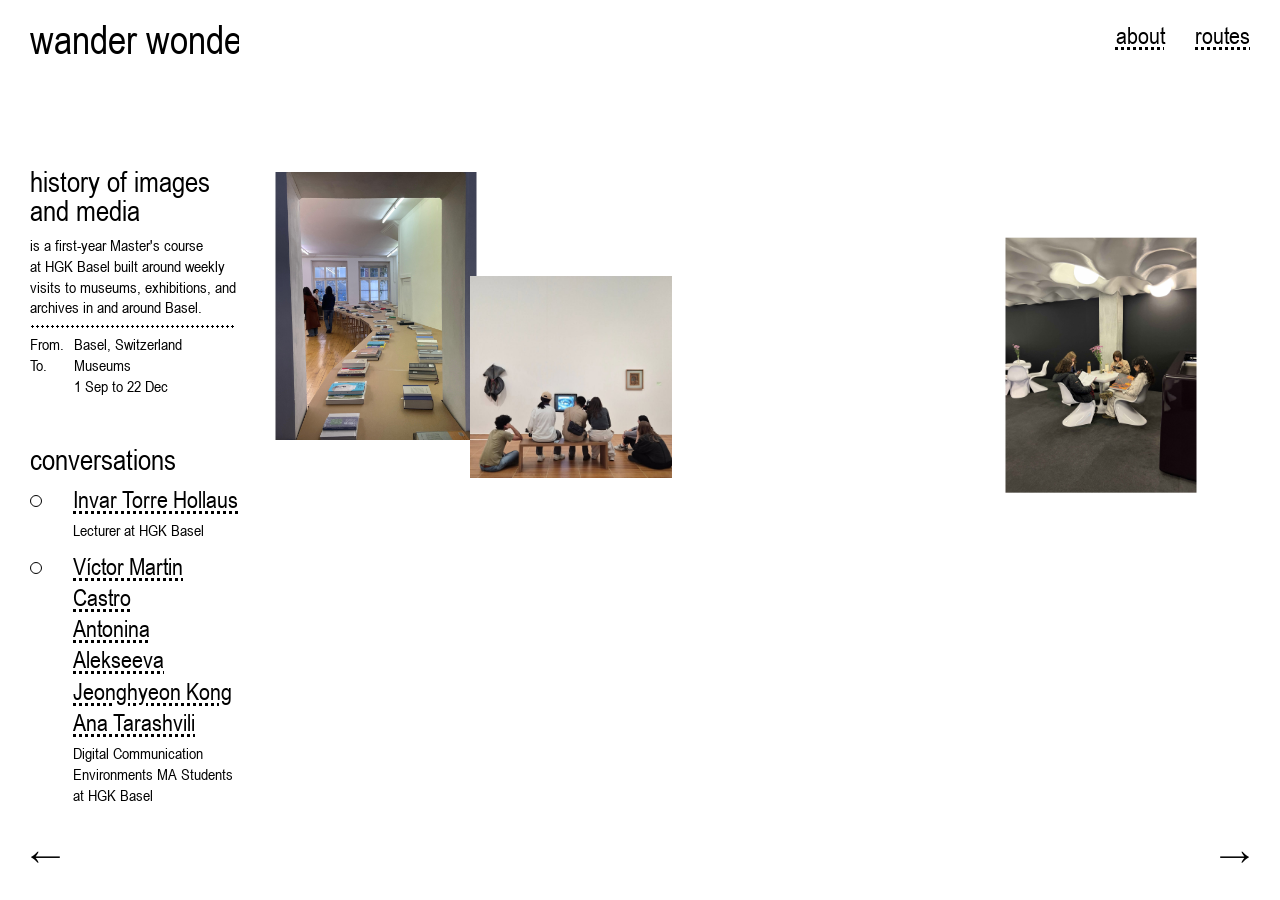
<file: Basel/overview_Basel.html>
<!DOCTYPE html>
<html lang="en">
<head>
  <meta charset="UTF-8">
  <meta name="viewport" content="width=device-width, initial-scale=1.0">
  <title>wander wonder — History of Images and Media</title>
  <link rel="stylesheet" href="../css/style.css">
</head>
<body class="page-overview page-overview-basel">
  <canvas id="draw-canvas" aria-hidden="true"></canvas>

  <div class="page page--overview">
    <div class="overview-images-layer" id="overview-images" aria-hidden="true"></div>

    <aside class="col-left">
      <div class="col-header col-left-header">
        <a href="/wanderwonder/index.html" class="logo">wander wonder</a>
      </div>

      <div class="col-left-body">
        <h1 class="route-title sub-title">history of images<br>and media</h1>
        <p class="route-intro">is a first-year Master's course <br>at HGK Basel built around weekly<br>visits to museums, exhibitions, and<br>archives in and around Basel.</p>
        <div class="route-meta">
          <p><span class="location">From.</span> Basel, Switzerland</p>
          <p><span class="location">To.</span> Museums</p>
          <p><span class="location"> </span> 1 Sep to 22 Dec</p>
        </div>

        <p class="conversations-heading sub-title">conversations</p>
        <ul class="conversations-list">
          <li class="conversations-item">
            <a href="interview_Invar.html" class="conversations-marker" aria-label="Invar Torre Hollaus"></a>
            <a href="interview_Invar.html" class="link-dotted">Invar Torre Hollaus</a>
            <p class="conversations-desc">Lecturer at HGK Basel</p>
          </li>
          <li class="conversations-item">
            <a href="interview_Victor_Tonya.html" class="conversations-marker" aria-label="Víctor Martin Castro, Antonina Alekseeva, Jeonghyeon Kong, Ana Tarashvili"></a>
            <a href="interview_Victor_Tonya.html" class="link-dotted">Víctor Martin Castro<br>Antonina Alekseeva<br>Jeonghyeon Kong<br>Ana Tarashvili</a>
            <p class="conversations-desc">Digital Communication <br>Environments MA Students<br>at HGK Basel</p>
          </li>
        </ul>
      </div>
    </aside>

    <div class="overview-main">
      <nav class="col-header top-nav overview-top-nav">
        <a href="../about.html" class="link-dotted">about</a>
        <a href="../routes.html" class="link-dotted">routes</a>
      </nav>
    </div>

    <div class="page-arrows">
      <a href="../EKA/Overview_EKA.html" class="nav-arrow page-arrows__left" aria-label="Previous route">←</a>
      <a href="../UMPRUM/overview_UMPRUM.html" class="nav-arrow page-arrows__right" aria-label="Next route">→</a>
    </div>
  </div>

  <script src="../js/cursor-draw.js"></script>
  <script src="../js/navigation.js"></script>
  <script src="../js/overview-images.js"></script>
  <script src="../js/overview-click.js"></script>
  <script src="../js/routes.js"></script>
</body>
</html>
</file>
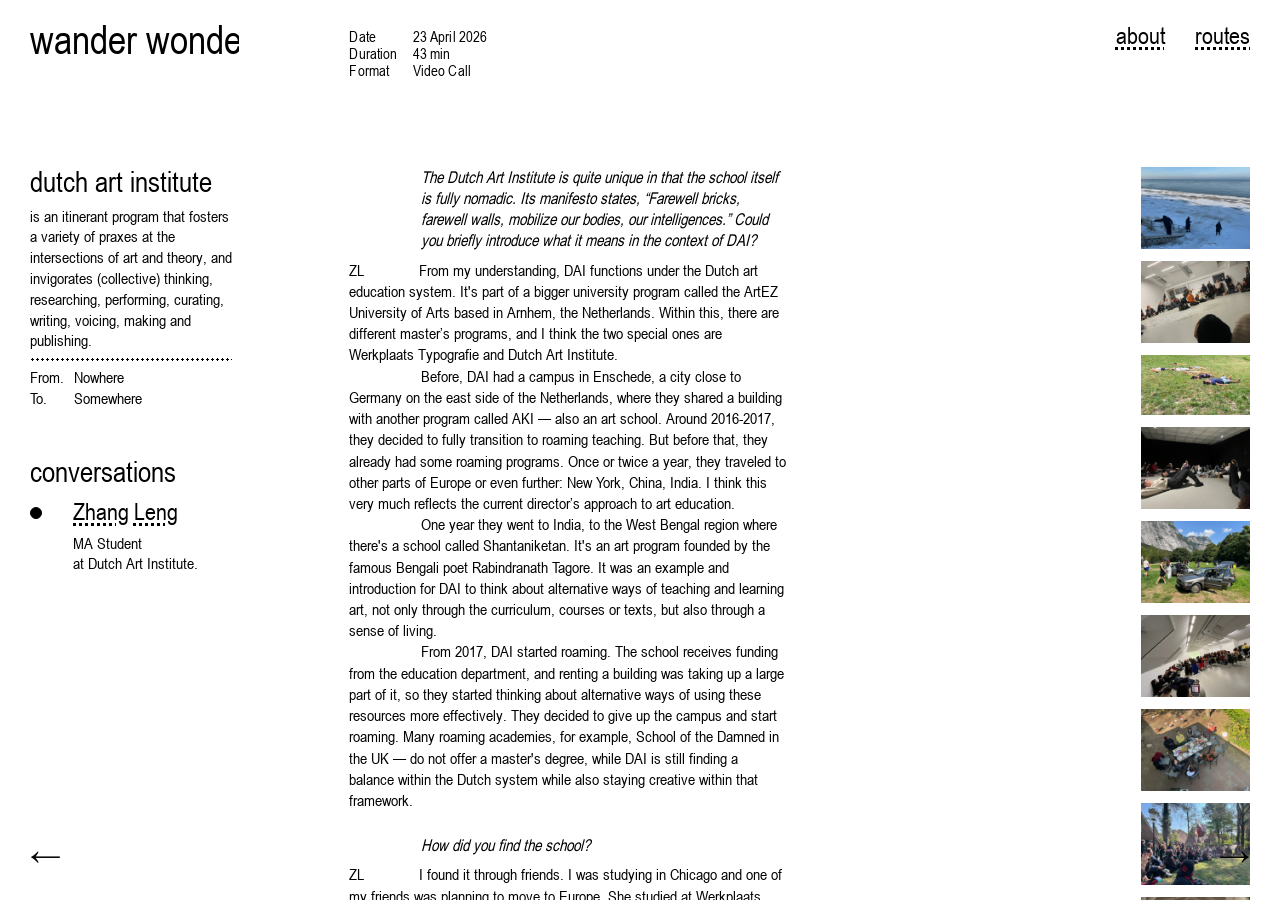
<file: DAI/interview_Zhang.html>
<!DOCTYPE html>
<html lang="en">
<head>
  <meta charset="UTF-8">
  <meta name="viewport" content="width=device-width, initial-scale=1.0">
  <title>wander wonder — Zhang</title>
  <link rel="stylesheet" href="../css/style.css">
</head>
<body>
  <canvas id="draw-canvas" aria-hidden="true"></canvas>
  <div class="page">
    <aside class="col-left">
      <div class="col-header col-left-header">
        <a href="/wanderwonder/index.html" class="logo">wander wonder</a>
      </div>

      <div class="col-left-body">
        <h1 class="route-title sub-title">dutch art institute</h1>
        <p class="route-intro">is an itinerant program that fosters a variety of praxes at the intersections of art and theory, and invigorates (collective) thinking, researching, performing, curating, writing, voicing, making and publishing.</p>
        <div class="route-meta">
          <p><span class="location">From.</span> Nowhere</p>
          <p><span class="location">To.</span> Somewhere</p>

        </div>

        <p class="conversations-heading sub-title">conversations</p>
        <ul class="conversations-list">
          <li class="conversations-item is-active">
            <a href="interview_Zhang.html" class="conversations-marker" aria-label="Zhang"></a>
            <a href="interview_Zhang.html" class="link-dotted">Zhang Leng</a>
            <p class="conversations-desc">MA Student<br>at Dutch Art Institute.</p>
          </li>
        </ul>
      </div>
    </aside>

    <div class="col-center-panel">
      <header class="col-header col-center-header">
        <dl class="interview-info">
          <div class="interview-info__row">
            <dt>Date</dt>
            <dd>23 April 2026</dd>
          </div>
          <div class="interview-info__row">
            <dt>Duration</dt>
            <dd>43 min</dd>
          </div>
          <div class="interview-info__row">
            <dt>Format</dt>
            <dd>Video Call</dd>
          </div>
        </dl>
      </header>

      <div class="col-center-scroll">
        <main class="col-center">
          <article class="transcript">
            <p class="question">The Dutch Art Institute is quite unique in that the school itself is fully nomadic. Its manifesto states, “Farewell bricks, farewell walls, mobilize our bodies, our intelligences.” Could you briefly introduce what it means in the context of DAI?</p>
            <p class="answer"><span class="speaker">ZL</span>From my understanding, DAI functions under the Dutch art education system. It's part of a bigger university program called the ArtEZ University of Arts based in Arnhem, the Netherlands. Within this, there are different master’s programs, and I think the two special ones are Werkplaats Typografie and Dutch Art Institute.</p>
            <p class="answer-continue">Before, DAI had a campus in Enschede, a city close to Germany on the east side of the Netherlands,  where they shared a building with another program called AKI —  also an art school. Around 2016-2017, they decided to fully transition to roaming teaching. But before that, they already had some roaming programs. Once or twice a year, they traveled to other parts of Europe or even further: New York, China, India. I think this very much reflects the current director’s approach to art education.</p>
            <p class="answer-continue">One year they went to India, to the West Bengal region where there's a school called Shantaniketan. It's an art program founded by the famous Bengali poet Rabindranath Tagore. It was an example and introduction for DAI to think about alternative ways of teaching and learning art, not only through the curriculum, courses or texts, but also through a sense of living.</p>
            <p class="answer-continue">From 2017, DAI started roaming. The school receives funding from the education department, and renting a building was taking up a large part of it, so they started thinking about alternative ways of using these resources more effectively. They decided to give up the campus and start roaming. Many roaming academies, for example, School of the Damned in the UK — do not offer a master's degree, while DAI is still finding a balance within the Dutch system while also staying creative within that framework.</p>

            <p class="question">How did you find the school?</p>
            <p class="answer"><span class="speaker">ZL</span>I found it through friends. I was studying in Chicago and one of my friends was planning to move to Europe. She studied at Werkplaats Typografie, and she told me about other programs. I looked it up and it sounded interesting. Relocating from China to the US, I wanted to see more of Europe next, not just the Netherlands, and DAI seemed like the perfect fit.</p>

            <p class="question">Without any centralized physical building, how do the classes and overall curriculum actually work?</p>
            <p class="answer"><span class="speaker">ZL</span>Basically, all our students are based in different parts of Europe. I think maybe one fifth or one sixth of us are living in the Netherlands. Everyone else is in the EU or other countries, like Turkey and Australia.</p>

            <p class="question">How many students are there?</p>
            <p class="answer"><span class="speaker">ZL</span>Now we have around 75 students in total across the two-year master program. I think we are the largest master's program in arts in the Netherlands.</p>

            <p class="question">Probably it's also a lot because there is no fixed building.</p>
            <p class="answer"><span class="speaker">ZL</span>Every year we have around seven meetings and we call confluence. Each confluence takes place in a different location, and everyone flies in from wherever they're. Usually it's between 10 days and two weeks, and within that time we study, eat, and sleep together — it's a very close community environment.</p>
            <p class="answer-continue">The school is divided into four parts or columns. The first one is called How to Do Things with Theory, which is our theory class. The second one is Co-op — cooperation which I find really interesting and quite different from other programs. Co-op is where the school cooperates with other art institutions in Europe. For example, Archive Book in Milan, Savvy Contemporary in Berlin, De Appel in Amsterdam, and If I Can't Dance, also from Amsterdam. Basically, students are divided into six groups, and each group works with a different art institution. These are institutions already operating in the art field, and each year they send visiting tutors to the school. Every confluence we have two or three days of seminars or workshops with them. Toward the end of the year there's a Co-op Summit, where each group organizes a public event.</p>
            <p class="answer-continue">The third column is Kitchen — a space for each student to present and develop their own practice. Every year you have 20 minutes to show what you've been working on — a performance, a film, a research project, some writing, anything.</p>
            <p class="answer-continue">The fourth column is Factory, which is a student-led event. During each confluence, students have one or two days free to organize their own events: workshops, walks, bird watching, all kinds of things, whatever you can imagine.</p>

            <p class="question">Before each confluence, how do you normally communicate with your classmates?</p>
            <p class="answer"><span class="speaker">ZL</span>Official announcements are sent through email, and we have a group chat. But even the official meetings are flexible, the school is very open in that sense. Students also have a lot of say in how things run. If something isn't working, students organize a time to meet with the school and discuss it together. It's a very flexible, different kind of structure.</p>

            <p class="question">Could you give us an example of something that didn't work well for students?</p>
            <p class="answer"><span class="speaker">ZL</span>Because we're always roaming, accommodation takes a lot of time and discussion, we have to decide who we're sharing a room with. In my first year we just had one big Excel form for every meeting. For 75 people, there would be a list of all the rooms, some for one person, some for two, some for three or four. Then you had to wait for the form to be released, then go in and put your name in the room that you wanted. A lot of people felt it didn't work very well. It was very stressful. So we voted in our telegram group to have one person to organize it instead. Now students fill in little preference forms — things like "I can't sleep with someone who snores" or "I can't sleep with someone who wakes up early." Now there's a student volunteer who manages it, and it became a self-organized system, because it's very much about holding the community together.</p>

            <p class="question">Do you have a budget for accommodation or do you need to pay every time?</p>
            <p class="answer"><span class="speaker">ZL</span>Accommodation is covered by the school through Bread and Bed Solidarity Fund. In the Netherlands, non-EU students pay full tuition — roughly ten times what an EU student pays. So at DAI, EU students pay a little extra on top of their tuition, and that money is pooled collectively to cover accommodation and travel. Almost every time we travel, we get half of our flight refunded.</p>

            <p class="question">Who runs the school? Do you have professors?</p>
            <p class="answer"><span class="speaker">ZL</span>It's a big team. There are a lot of people working on logistics — booking hotels, buses and all the classrooms. That's a big part of how the school operates. We also have professors, or theory tutors, who mostly work part-time. Many of them teach at other universities in Berlin, London, Athens, or the US, and fly in for each confluence. That travel is also covered by the school. So most people at DAI work part-time, including the logistics team.</p>

            <p class="question">Where are you currently based, and what do you work on?</p>
            <p class="answer"><span class="speaker">ZL</span>I live in Amsterdam, which is the most convenient location for non-EU students, because the school is still within the Dutch educational system. To get a student visa, I have to prove that I'm based in the Netherlands.</p>
            <p class="answer-continue">Between school sessions I work on my own practice. I used to have a studio and work part-time, but now I mostly work with analog film at a film lab in Rotterdam. Recently, since I'm graduating, I've had to focus on my graduation work and thesis, so I stopped my part-time job to fully focus on writing and making.</p>

            <p class="question">For your thesis or other work at DAI, do you work with physical or digital outputs? Could you tell us about your practice and research process?</p>
            <p class="answer"><span class="speaker">ZL</span>Because of the format and the political agenda of the program, I think the students somehow have some similarities. We don't have so many painters or sculptors, because you're always traveling and the only thing you carry is a suitcase. So there is this idea: how do you show your work just with a suitcase?</p>
            <p class="answer-continue">Because of that, we have a lot of performance artists, people who work with movement like dancers, writers, curators, and theorists. There is a small group of filmmakers; I'm one of the people who work with images. This kind of medium is just easier to travel with.</p>
            <p class="answer-continue">We only have two presentations per year. Out of our seven confluences, five of them don't require a formal presentation, so you can just travel there with your clothes and a notebook. It's only during those two presentation times that people bring extra luggage with their materials. Otherwise, a lot of people just improvise with what they can find in the location.</p>

            <p class="question">As we know the school supports the relationship between alumni and current students. Could you share more on how that works in practice?</p>
            <p class="answer"><span class="speaker">ZL</span>I think it happens very organically. I haven't graduated yet, so I don't know the full picture, but I've met some DAI alumni through some events. For instance, many of our part-time tutors are DAI graduates. The school regularly invites alumni who are now established artists, writers, and curators to return as guests and provide feedback on our student presentations. The Netherlands is a small country, there's a large group of DAI alumni in Rotterdam, and people just naturally run into each other.</p>
            <p class="answer-continue">Also, in recent years, we've had a program called the Rojava/Palestine Teach-Out, which responds to the current political situation and invites artists and theorists from that background. Many of them are DAI alumni returning to the school.</p>

            <p class="question">You mentioned it briefly, but what does mentoring look like in practice? How do the tutors actually work with you and give feedback?</p>
            <p class="answer"><span class="speaker">ZL</span>Mentorship is a bit more difficult in this format. When we're writing our theory or working on our presentations, we're only together with our tutors for two or three days. Those days are very short for things to develop. In a creative process, thoughts take time, it happens momentarily. In a traditional setting with a campus, you might have a random thought over the weekend, and just go to school on Monday to talk with your tutor and discuss it. With DAI's format, it's a bit more difficult. Our tutors are usually busy with other work, many of them teaching elsewhere or have full-time jobs, and they do this as a part-time position. However, at DAI, you build personal relationships with these people. Now I'm close enough with some of my tutors that when I have a thought, I can just email them or send them a text over Telegram or WhatsApp. Because we're not in a strict institutional environment, the relationship naturally becomes more personal.</p>

            <p class="question">DAI positions itself with a feminist, intersectional, anti-capitalist, and decolonial orientation, driven by a 'queering spirit.' How does operating without a permanent building relate to these core political and social philosophies?</p>
            <p class="answer"><span class="speaker">ZL</span>Every year, we organize a public program called the Roaming Assembly, which is a one-day conference or art event. We invite local artists, activists, and cultural workers to give talks, run seminars, or join discussions with the students. For instance, last year, we were in Nicosia, Cyprus, hosted by NiMAC — the State Gallery of Contemporary Art.</p>
            <p class="answer-continue">Our time there was deeply connected to its geopolitical situation. Cyprus is an island divided into two parts, and it still maintains a border within the island itself, sitting right on the edge of the EU. While we were there, we had a lot of discussions about what is happening in Cyprus, approaching its history through the lens of British colonialism and other regional complexities.</p>

            <p class="question">Does the director always pick the locations, or do the students get a say?</p>
            <p class="answer"><span class="speaker">ZL</span>I think it's always decided by the school. But sometimes it happens through a tutor's recommendation. Last year we went to Cyprus because we have a tutor who is from there. She suggested going there, and because she already had strong personal connections with the local institutions, it turned into a collaborative project. That's usually how it works, but I don't think the students participate in choosing the locations that much.</p>

            <p class="question">As a final question, how do you imagine what will be the role of design education in the future? And do you think we still need architecture for our future design schools?</p>
            <p class="answer"><span class="speaker">ZL</span>That's such a big question! I think for some people, the idea of a roaming academy is enough—or even more interesting than working in one static place—because communication is so easy now. In general, Europe has a lot of public infrastructure and public spaces you can access, which provide extra support outside of a traditional art academy.</p>
            <p class="answer-continue">But it really depends on the stage of the artist or designer. For people who are already somewhat established, have a stable workflow, or a dedicated studio space, this format is incredibly interesting. It provides an opportunity to continue your education without pausing what's already happening in your current city or professional setting.</p>
            <p class="answer-continue">However, for younger students, maybe they still need that physical environment. So much of education doesn't just happen within the classroom, but inside the buildings or simply on campus. At DAI, the average age of our students is around 33 or 34, which is older than a regular master's program. Everyone already has an active practice, and they are doing this program as a kind of 'side quest.' So for this demographic, a physical building isn't necessary, but for others, it might be.</p>
          </article>
        </main>
      </div>
    </div>

    <aside class="col-right">
      <nav class="col-header top-nav">
        <a href="../about.html" class="link-dotted">about</a>
        <a href="../routes.html" class="link-dotted">routes</a>
      </nav>

      <div class="col-right-scroll">
        <div class="gallery-scroll">
          <figure class="gallery-item">
            <img src="../assets/DAI/zhuang/DAI_02.jpeg" alt="" width="400" height="300">
            <figcaption class="gallery-credit">ⓒZhang Leng</figcaption>
          </figure>
          <figure class="gallery-item">
            <img src="../assets/DAI/zhuang/DAI_07.jpeg" alt="" width="400" height="300">
            <figcaption class="gallery-credit">ⓒZhang Leng</figcaption>
          </figure>
          <figure class="gallery-item">
            <img src="../assets/DAI/flip_driest_performing_the_living_berlin_jpg_2400x_d17b71a1e988bd74de4bdc7bbb7d.jpg(2400x)(D465B4CEC4020DBEF67FCDA3CFD423CF).jpg" alt="" width="400" height="222">
            <figcaption class="gallery-credit">ⓒZhang Leng</figcaption>
          </figure>
          <figure class="gallery-item">
            <img src="../assets/DAI/zhuang/DAI_06.jpeg" alt="" width="400" height="300">
            <figcaption class="gallery-credit">ⓒZhang Leng</figcaption>
          </figure>
          <figure class="gallery-item">
            <img src="../assets/DAI/zhuang/DAI_19.jpeg" alt="" width="400" height="300">
            <figcaption class="gallery-credit">ⓒZhang Leng</figcaption>
          </figure>
          <figure class="gallery-item">
            <img src="../assets/DAI/zhuang/DAI_09.jpeg" alt="" width="400" height="300">
            <figcaption class="gallery-credit">ⓒZhang Leng</figcaption>
          </figure>
          <figure class="gallery-item">
            <img src="../assets/DAI/zhuang/DAI_13.jpeg" alt="" width="400" height="300">
            <figcaption class="gallery-credit">ⓒZhang Leng</figcaption>
          </figure>
          <figure class="gallery-item">
            <img src="../assets/DAI/zhuang/DAI_14.jpeg" alt="" width="400" height="300">
            <figcaption class="gallery-credit">ⓒZhang Leng</figcaption>
          </figure>
          <figure class="gallery-item">
            <img src="../assets/DAI/zhuang/DAI_17.jpeg" alt="" width="400" height="300">
            <figcaption class="gallery-credit">ⓒZhang Leng</figcaption>
          </figure>
        </div>
      </div>
    </aside>

    <div class="page-arrows">
      <a href="overview_DAI.html" class="nav-arrow page-arrows__left" aria-label="Previous">←</a>
      <span class="nav-arrow page-arrows__right" aria-hidden="true">→</span>
    </div>
  </div>
  <script src="../js/cursor-draw.js"></script>
  <script src="../js/navigation.js"></script>
  <script src="../js/gallery.js"></script>
  <script src="../js/scroll-fade.js"></script>
  <script src="../js/routes.js"></script>
</body>
</html>
</file>
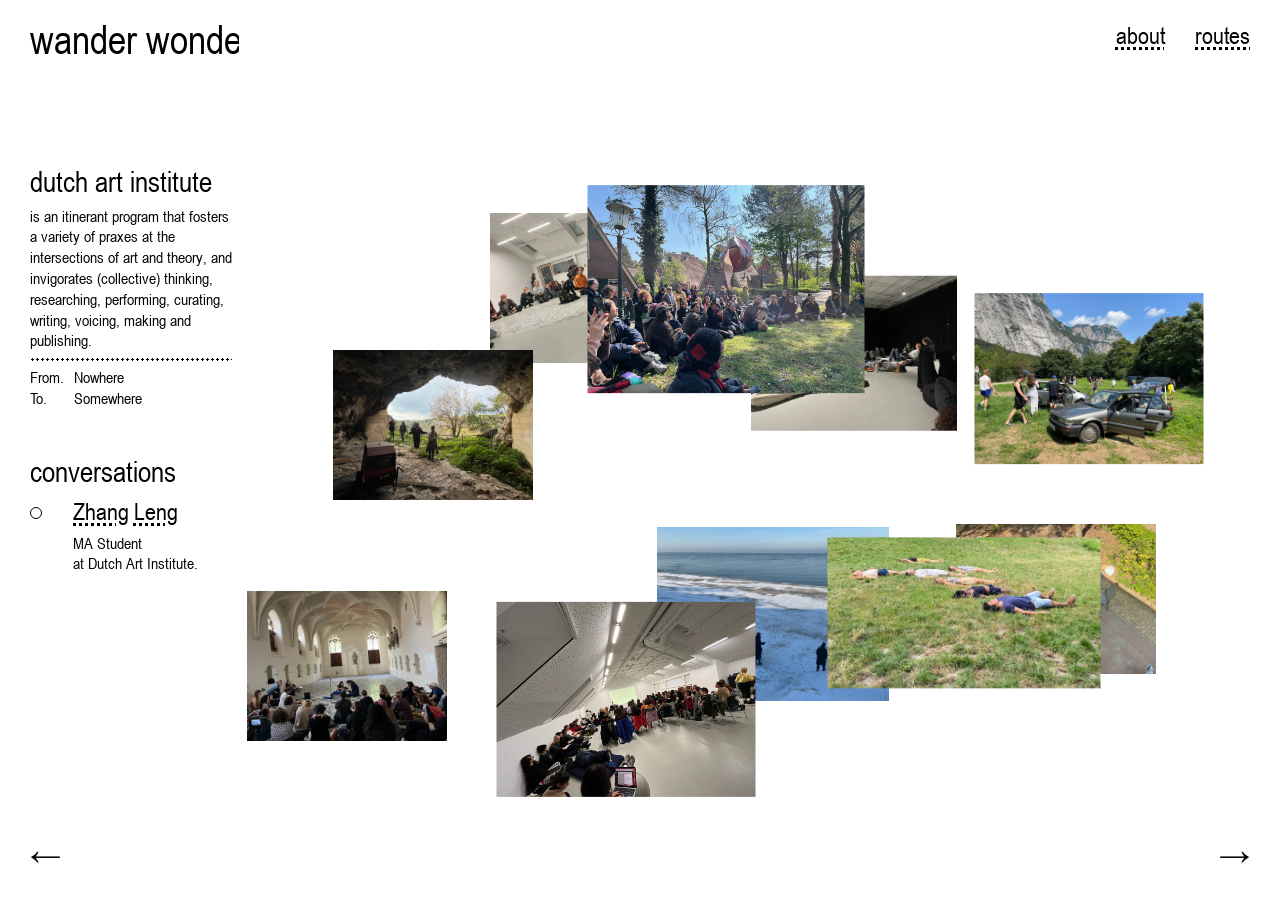
<file: DAI/overview_DAI.html>
<!DOCTYPE html>
<html lang="en">
<head>
  <meta charset="UTF-8">
  <meta name="viewport" content="width=device-width, initial-scale=1.0">
  <title>wander wonder — Nowhere to Somewhere</title>
  <link rel="stylesheet" href="../css/style.css">
</head>
<body class="page-overview page-overview-dai">
  <canvas id="draw-canvas" aria-hidden="true"></canvas>

  <div class="page page--overview">
    <div class="overview-images-layer" id="overview-images" aria-hidden="true"></div>

    <aside class="col-left">
      <div class="col-header col-left-header">
        <a href="/wanderwonder/index.html" class="logo">wander wonder</a>
      </div>

      <div class="col-left-body">
        <h1 class="route-title sub-title">dutch art institute</h1>
        <p class="route-intro">is an itinerant program that fosters a variety of praxes at the intersections of art and theory, and invigorates (collective) thinking, researching, performing, curating, writing, voicing, making and publishing.</p>
        <div class="route-meta">
          <p><span class="location">From.</span> Nowhere</p>
          <p><span class="location">To.</span> Somewhere</p>

        </div>

        <p class="conversations-heading sub-title">conversations</p>
        <ul class="conversations-list">
          <li class="conversations-item">
            <a href="interview_Zhang.html" class="conversations-marker" aria-label="Zhang"></a>
            <a href="interview_Zhang.html" class="link-dotted">Zhang Leng</a>
            <p class="conversations-desc">MA Student<br>at Dutch Art Institute.</p>
          </li>
        </ul>
      </div>
    </aside>

    <div class="overview-main">
      <nav class="col-header top-nav overview-top-nav">
        <a href="../about.html" class="link-dotted">about</a>
        <a href="../routes.html" class="link-dotted">routes</a>
      </nav>
    </div>

    <div class="page-arrows">
      <a href="../UMPRUM/overview_UMPRUM.html" class="nav-arrow page-arrows__left" aria-label="Previous route">←</a>
      <a href="../Rietveld/overview_Rietveld.html" class="nav-arrow page-arrows__right" aria-label="Next route">→</a>
    </div>
  </div>

  <script src="../js/cursor-draw.js"></script>
  <script src="../js/navigation.js"></script>
  <script src="../js/overview-images.js"></script>
  <script src="../js/overview-click.js"></script>
  <script src="../js/routes.js"></script>
</body>
</html>
</file>
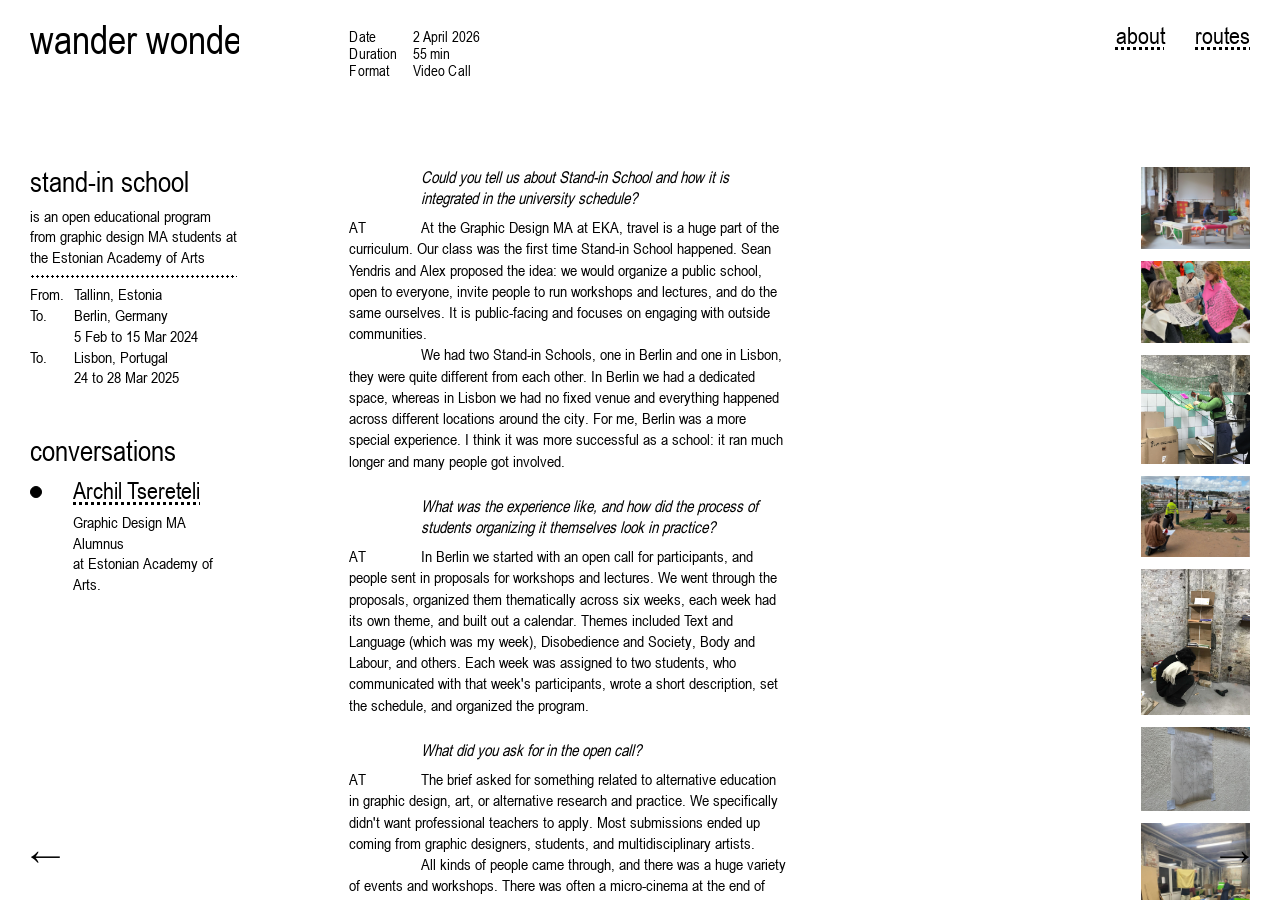
<file: EKA/interview_Archil.html>
<!DOCTYPE html>
<html lang="en">
<head>
  <meta charset="UTF-8">
  <meta name="viewport" content="width=device-width, initial-scale=1.0">
  <title>wander wonder — Archil Tsereteli</title>
  <link rel="stylesheet" href="../css/style.css">
</head>
<body>
  <canvas id="draw-canvas" aria-hidden="true"></canvas>
  <div class="page">
    <aside class="col-left">
      <div class="col-header col-left-header">
        <a href="/wanderwonder/index.html" class="logo">wander wonder</a>
      </div>

      <div class="col-left-body">
        <h1 class="route-title sub-title">stand-in school</h1>
        <p class="route-intro">is an open educational program from graphic design MA students at the Estonian Academy of Arts</p>
        <div class="route-meta">
          <p><span class="location">From.</span> Tallinn, Estonia</p>
          <p><span class="location">To.</span> Berlin, Germany</p>
          <p><span class="location"></span> 5 Feb to 15 Mar 2024</p>
          <p><span class="location">To.</span> Lisbon, Portugal</p>
          <p><span class="location"></span> 24 to 28 Mar 2025</p>
        </div>

      <p class="conversations-heading sub-title">conversations</p>
      <ul class="conversations-list">
        <li class="conversations-item is-active">
          <a href="interview_Archil.html" class="conversations-marker" aria-label="Archil Tsereteli"></a>
          <a href="interview_Archil.html" class="link-dotted">Archil Tsereteli</a>
          <p class="conversations-desc">Graphic Design MA Alumnus <br>at Estonian Academy of Arts.</p>
        </li>
      </ul>

      </div>
    </aside>

    <div class="col-center-panel">
      <header class="col-header col-center-header">
        <dl class="interview-info">
          <div class="interview-info__row">
            <dt>Date</dt>
            <dd>2 April 2026</dd>
          </div>
          <div class="interview-info__row">
            <dt>Duration</dt>
            <dd>55 min</dd>
          </div>
          <div class="interview-info__row">
            <dt>Format</dt>
            <dd>Video Call</dd>
          </div>
        </dl>
      </header>

      <div class="col-center-scroll">
        <main class="col-center">
          <article class="transcript">
            <p class="question">Could you tell us about Stand-in School and how it is integrated in the university schedule?</p>
            <p class="answer"><span class="speaker">AT</span>At the Graphic Design MA at EKA, travel is a huge part of the curriculum. Our class was the first time Stand-in School happened. Sean Yendris and Alex proposed the idea: we would organize a public school, open to everyone, invite people to run workshops and lectures, and do the same ourselves. It is public-facing and focuses on engaging with outside communities.</p>
            <p class="answer-continue">We had two Stand-in Schools, one in Berlin and one in Lisbon, they were quite different from each other. In Berlin we had a dedicated space, whereas in Lisbon we had no fixed venue and everything happened across different locations around the city. For me, Berlin was a more special experience. I think it was more successful as a school: it ran much longer and many people got involved.</p>

            <p class="question">What was the experience like, and how did the process of students organizing it themselves look in practice?</p>
            <p class="answer"><span class="speaker">AT</span>In Berlin we started with an open call for participants, and people sent in proposals for workshops and lectures. We went through the proposals, organized them thematically across six weeks, each week had its own theme, and built out a calendar. Themes included Text and Language (which was my week), Disobedience and Society, Body and Labour, and others. Each week was assigned to two students, who communicated with that week&#x27;s participants, wrote a short description, set the schedule, and organized the program.</p>

            <p class="question">What did you ask for in the open call?</p>
            <p class="answer"><span class="speaker">AT</span>The brief asked for something related to alternative education in graphic design, art, or alternative research and practice. We specifically didn&#x27;t want professional teachers to apply. Most submissions ended up coming from graphic designers, students, and multidisciplinary artists.</p>
            <p class="answer-continue">All kinds of people came through, and there was a huge variety of events and workshops. There was often a micro-cinema at the end of each week. A few of my classmates created tours and workshops specifically centered on the neighborhood, which was a Wedding district. There were a lot of site-specific things happening in Berlin. One moment I remember well: someone organized a ride on the Ringbahn, we did a full loop and did various things along the way.</p>
            <p class="answer-continue">Overall, Stand-in School, especially Berlin, involved a lot of organizing; we didn&#x27;t do much graphic design as such.</p>

            <p class="question">When you arrived in Berlin, how much time did you have to organize everything?</p>
            <p class="answer"><span class="speaker">AT</span>If I&#x27;m not mistaken, about a week and a half. We started before arriving, but most of it happened within that week and a half, and it was quite stressful. Hopscotch Berlin was a friend of our program and we got the space through them, which we shared with the Miss Read book fair. It was a very bare space, and the first thing we did was build furniture together with Manuel Rieder and set up the space, which was actually a lot of fun.</p>

            <p class="question">The Lisbon program was mostly built around location. How did you make those decisions?</p>
            <p class="answer"><span class="speaker">AT</span>From the start, it was decided that Lisbon would have a smaller scope. That year, the first option was actually Tbilisi — but given how the situation had deteriorated there, EKA also recommended we not go, so we decided on Lisbon instead. The main connection there was the Provisional School of Nothing, a summer school run by two people: Marco, a graphic designer, and his wife, a dancer and choreographer. It&#x27;s very performance-based, and true to its name, very open and unstructured school. It made up a large part of the trip.</p>
            <p class="answer-continue">When we arrived, we first went with them to the village where the school usually takes place, had a workshop there together, and then returned to Lisbon. We had one week to plan: each of us had to choose a specific spot in the city and figure out what we&#x27;d do there — how the work relates to the space, or doesn&#x27;t. Finally we came up with a packed one-week program where we moved around the city from place to place.</p>

            <p class="question">How did the city of Lisbon influence the themes and topics you chose?</p>
            <p class="answer"><span class="speaker">AT</span>It did have an influence, though I don&#x27;t think we arrived with the mindset that Lisbon specifically meant something. Often the location isn&#x27;t chosen for conceptual reasons — Berlin was chosen because there was a community we knew. We went to Lisbon because of the Provisional School of Nothing, but once we were there, the place started to influence the process.</p>
            <p class="answer-continue">For me personally, the city and its urban spaces had a very direct influence. I&#x27;d already been working on themes of ruins and dysfunctional objects, and I wanted to design a game that could be played in the street. That didn&#x27;t quite work out, but I found a specific spot: a staircase with ruins right beside it. The idea became to do something there, and from that point the whole process was about figuring out what I could do in that space and how to adapt to it. In the end, I made drawings which I hung around the space, trying to create a kind of wayfinding, but in a very subtle, non-designed way. I wanted the drawings to guide people from one point to the next. It was a speculative idea — most people actually ended up staying in one place once they got to the stairs. I also gave directions to some people without telling others, asking them to do specific things, as a way of subtly influencing the group.</p>
            <p class="answer-continue">Two of my classmates did something in Lisbon connected to a tradition of street libraries, books attached to trees, and they made a reenactment of it. We&#x27;d actually started making book pouches together in Berlin, and they took it further in Lisbon. They produced the pouches and organized events where we&#x27;d go to places where these street libraries used to exist, hang books there, and spend time reading while they told us the history behind these libraries.</p>
            <p class="answer-continue">Another classmate did something around Fernando Pessoa — the Portuguese writer who had an enormous number of pseudonyms. At the event, you had to invent your own pseudonym, but to do it you had to take a trip around the city and the neighborhood, and then write a letter to yourself.</p>
            <p class="answer-continue">Something else interesting was getting to know local practices and designers. There&#x27;s a studio that makes posters for screenings, mostly art videos shown in a church that has been converted into a theatre. It has actually been running for a very long time. Their method is interesting: they have a base image that stays the same across all posters, and it&#x27;s about printing over it in different ways each time.</p>
            <p class="answer-continue">One workshop was also held in a bar — and that was it, we just had drinks.</p>

            <p class="question">Who was the audience in general, did locals participate?</p>
            <p class="answer"><span class="speaker">AT</span>In Berlin the audience was very diverse, mostly designers and illustrators, but also people who came specifically to run a workshop, or who were passing through the city and joined us. There was also an entire group of Rietveld students who came.</p>
            <p class="answer-continue">In that sense Berlin was more successful, because in Lisbon we had less engagement from the local public, probably because it was more spontaneous and shorter. There were participants, but I think around ten people were there consistently. And on one occasion Marco brought his students along. I had a feeling Lisbon was more focused on us, with more of us running the workshops ourselves, which I think naturally reduces the outside audience. A lot of the audience in Berlin were friends of people who were running the workshops.</p>

            <p class="question">During this nomadic learning experience, what did you gain that a traditional classroom couldn&#x27;t offer?</p>
            <p class="answer"><span class="speaker">AT</span>Almost everything I&#x27;ve been describing is inherently something you can&#x27;t do in a traditional classroom — though depending on how you define &quot;traditional classroom,&quot; there&#x27;s also a lot you can do there.</p>
            <p class="answer-continue">When you travel, you absorb so much, and get to see all these practices that exist elsewhere. It&#x27;s similar to what comes with any kind of challenge, you try to absorb it and channel it into work in a more tangible way. You also have to collaborate a lot; it&#x27;s very collective, and things come out of it that wouldn&#x27;t emerge in a classroom setting.</p>
            <p class="answer-continue">There was always an interaction with urban and physical spaces whenever we were making something. For me, Stand-in School was about learning how to organize, and being in the role of host, mediator, and curator. It feels like a real thing, it breaks out of the classroom and actually happens. When you&#x27;re in an urban setting like in Lisbon, it&#x27;s a completely different experience: you&#x27;re turning the city itself into a classroom and engaging with the public directly. I do think that for a designer, being comfortable having an audience — in a very direct, &quot;people are watching you&quot; way — is a genuinely valuable skill.</p>

            <p class="question">How do you imagine what will be the role of design education in the future? Do you think there will be a need for architecture?</p>
            <p class="answer"><span class="speaker">AT</span>I don&#x27;t think I understand design as a discipline all that well. I&#x27;ve done some teaching in the MA, but I still don&#x27;t feel like I have a solid grasp of education, its state or its role, historically or now. I don&#x27;t see a clear role or a fixed form that design education needs to take.</p>
            <p class="answer-continue">Nomadic and alternative forms of education were at the core of how I was taught in this MA, and many times while studying I found myself asking: what does it mean for me as a designer to be approaching topics this way, trying to design in these alternative, even weird ways? I think having a classroom, a building, is good and should always remain relevant. In Berlin we had a space, and I think that space was really important, I wouldn&#x27;t want to just do everything out in the streets. But it&#x27;s about approaching education as an experience: everything you do, how you interact with a space, these are all teaching tools. Leaving the classroom and going outside also means something. Teaching is so dynamic, you need to reach a certain state of mind. It&#x27;s really effective when you&#x27;re working and then suddenly &quot;now we&#x27;re going outside&quot; — that was also a big part of the teaching approach at EKA in Tallinn. It energizes you and puts you in a position to think differently. That shift in perception, that heightened awareness, your brain working in a new way — I think that&#x27;s a big part of education and the process of learning. So I don&#x27;t think classrooms will disappear.</p>
            <p class="answer-continue">As a whole, our MA tries to be very horizontal. We think about education a lot — we read about it, second-year MA students always run workshops for BA students, and so on. Personally, looking back, those two years were for me a study of perception itself: a study of the image, of image-making, of looking at things and then looking at things collectively, and of how our perception is reflected in representation. I also think Stand-in School, and these experiences more broadly, point to the plurality of practices and points of view. Maybe that&#x27;s where I see the role of design education now — and of design itself. The challenge is how to design for a plural world.</p>
            <p class="answer-continue">When I went to study in Tallinn, I thought there was a design canon, a set of ideas. In Tbilisi, design is largely commodified, it&#x27;s all about advertising, and honestly sometimes I don&#x27;t even consider commercial advertising to be design. Then I got to Tallinn and everyone was criticizing modernism, and I thought: &quot;what even is modernism in design?&quot; I hadn&#x27;t really been taught what its ideas actually were. The way I&#x27;ve come to understand it, modernism has a human goal: to make life better, to optimize things so we don&#x27;t have to struggle as much. But it came from a European tradition and eventually hit walls. And I think that modernist drive toward standardization and optimization can be — and has been — commodified for far less human ends.</p>
            <p class="answer-continue">For me, design needs to hold onto that same underlying goal: putting lived experience at the center. As for the form design education should take, I don&#x27;t think it needs a fixed shape. Not without classrooms, not only classrooms. It needs to be a balancing act.</p>

          </article>
        </main>
      </div>
    </div>

    <aside class="col-right">
      <nav class="col-header top-nav">
        <a href="../about.html" class="link-dotted">about</a>
        <a href="../routes.html" class="link-dotted">routes</a>
      </nav>

      <div class="col-right-scroll">
        <div class="gallery-scroll">
          <figure class="gallery-item">
            <img src="../assets/EKA/EKA_ARCHIL0007.jpg" alt="" width="400" height="300">
            <figcaption class="gallery-credit">ⓒArchil Tsereteli</figcaption>
          </figure>
          <figure class="gallery-item">
            <img src="../assets/EKA/EKA(IG)/487770583_18059732300039683_8008377844106969067_n.jpg" alt="" width="400" height="300">
            <figcaption class="gallery-credit">ⓒEKA students</figcaption>
          </figure>
          <figure class="gallery-item">
            <img src="../assets/EKA/EKA_ARCHIL1271.jpeg" alt="" width="400" height="400">
            <figcaption class="gallery-credit">ⓒArchil Tsereteli</figcaption>
          </figure>
          <figure class="gallery-item">
            <img src="../assets/EKA/EKA(IG)/IMG_3182.jpg" alt="" width="400" height="297">
            <figcaption class="gallery-credit">ⓒEKA students</figcaption>
          </figure>
          <figure class="gallery-item">
            <img src="../assets/EKA/EKA_ARCHIL1304.jpeg" alt="" width="400" height="300">
            <figcaption class="gallery-credit">ⓒArchil Tsereteli</figcaption>
          </figure>
          <figure class="gallery-item">
            <img src="../assets/EKA/EKA(IG)/IMG_3183.jpg" alt="" width="400" height="307">
            <figcaption class="gallery-credit">ⓒEKA students</figcaption>
          </figure>
          <figure class="gallery-item">
            <img src="../assets/EKA/EKA_ARCHIL2371.JPG" alt="" width="400" height="533">
            <figcaption class="gallery-credit">ⓒArchil Tsereteli</figcaption>
          </figure>
          <figure class="gallery-item">
            <img src="../assets/EKA/EKA(IG)/IMG_3184.jpg" alt="" width="400" height="303">
            <figcaption class="gallery-credit">ⓒEKA students</figcaption>
          </figure>
          <figure class="gallery-item">
            <img src="../assets/EKA/EKA_ARCHIL2546.jpeg" alt="" width="400" height="300">
            <figcaption class="gallery-credit">ⓒArchil Tsereteli</figcaption>
          </figure>
          <figure class="gallery-item">
            <img src="../assets/EKA/EKA(IG)/IMG_3185.jpg" alt="" width="400" height="303">
            <figcaption class="gallery-credit">ⓒEKA students</figcaption>
          </figure>
          <figure class="gallery-item">
            <img src="../assets/EKA/EKA_ARCHIL2585.jpeg" alt="" width="400" height="300">
            <figcaption class="gallery-credit">ⓒArchil Tsereteli</figcaption>
          </figure>
          <figure class="gallery-item">
            <img src="../assets/EKA/EKA_ARCHIL3330.jpeg" alt="" width="400" height="300">
            <figcaption class="gallery-credit">ⓒArchil Tsereteli</figcaption>
          </figure>
        </div>
      </div>
    </aside>

    <div class="page-arrows">
      <a href="Overview_EKA.html" class="nav-arrow page-arrows__left" aria-label="Previous">←</a>
      <a href="../Rietveld/interview_velko.html" class="nav-arrow page-arrows__right" aria-label="Next talk">→</a>
    </div>
  </div>
  <script src="../js/cursor-draw.js"></script>
  <script src="../js/navigation.js"></script>
  <script src="../js/gallery.js"></script>
  <script src="../js/scroll-fade.js"></script>
  <script src="../js/routes.js"></script>
</body>
</html>
</file>
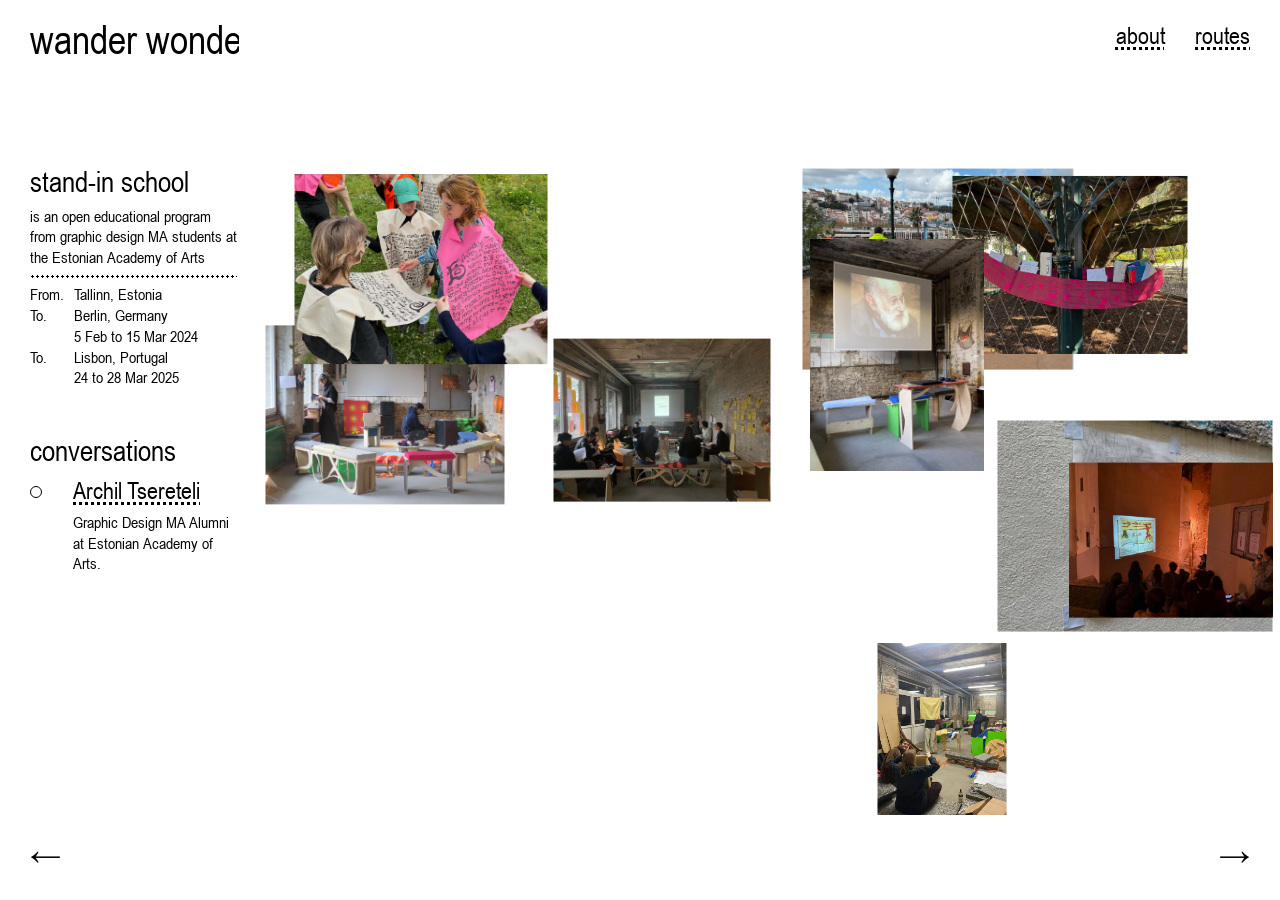
<file: EKA/Overview_EKA.html>
<!DOCTYPE html>
<html lang="en">
<head>
  <meta charset="UTF-8">
  <meta name="viewport" content="width=device-width, initial-scale=1.0">
  <title>wander wonder — Stand-in School</title>
  <link rel="stylesheet" href="../css/style.css">
</head>
<body class="page-overview page-overview-eka">
  <canvas id="draw-canvas" aria-hidden="true"></canvas>

  <div class="page page--overview">
    <div class="overview-images-layer" id="overview-images" aria-hidden="true"></div>

    <aside class="col-left">
      <div class="col-header col-left-header">
        <a href="/wanderwonder/index.html" class="logo">wander wonder</a>
      </div>

      <div class="col-left-body">
        <h1 class="route-title sub-title">stand-in school</h1>
        <p class="route-intro">is an open educational program from graphic design MA students at the Estonian Academy of Arts</p>
        <div class="route-meta">
          <p><span class="location">From.</span> Tallinn, Estonia</p>
          <p><span class="location">To.</span> Berlin, Germany</p>
          <p><span class="location"></span> 5 Feb to 15 Mar 2024</p>
          <p><span class="location">To.</span> Lisbon, Portugal</p>
          <p><span class="location"></span> 24 to 28 Mar 2025</p>
        </div>

        <p class="conversations-heading sub-title">conversations</p>
        <ul class="conversations-list">
          <li class="conversations-item">
            <a href="interview_Archil.html" class="conversations-marker" aria-label="Archil Tsereteli"></a>
            <a href="interview_Archil.html" class="link-dotted">Archil Tsereteli</a>
            <p class="conversations-desc">Graphic Design MA Alumni<br>at Estonian Academy of Arts.</p>
          </li>
        </ul>
      </div>
    </aside>

    <div class="overview-main">
      <nav class="col-header top-nav overview-top-nav">
        <a href="../about.html" class="link-dotted">about</a>
        <a href="../routes.html" class="link-dotted">routes</a>
      </nav>
    </div>

    <div class="page-arrows">
      <a href="../Rietveld/overview_Rietveld.html" class="nav-arrow page-arrows__left" aria-label="Previous route">←</a>
      <a href="../Basel/overview_Basel.html" class="nav-arrow page-arrows__right" aria-label="Next route">→</a>
    </div>
  </div>

  <script src="../js/cursor-draw.js"></script>
  <script src="../js/navigation.js"></script>
  <script src="../js/overview-images.js"></script>
  <script src="../js/overview-click.js"></script>
  <script src="../js/routes.js"></script>
</body>
</html>
</file>
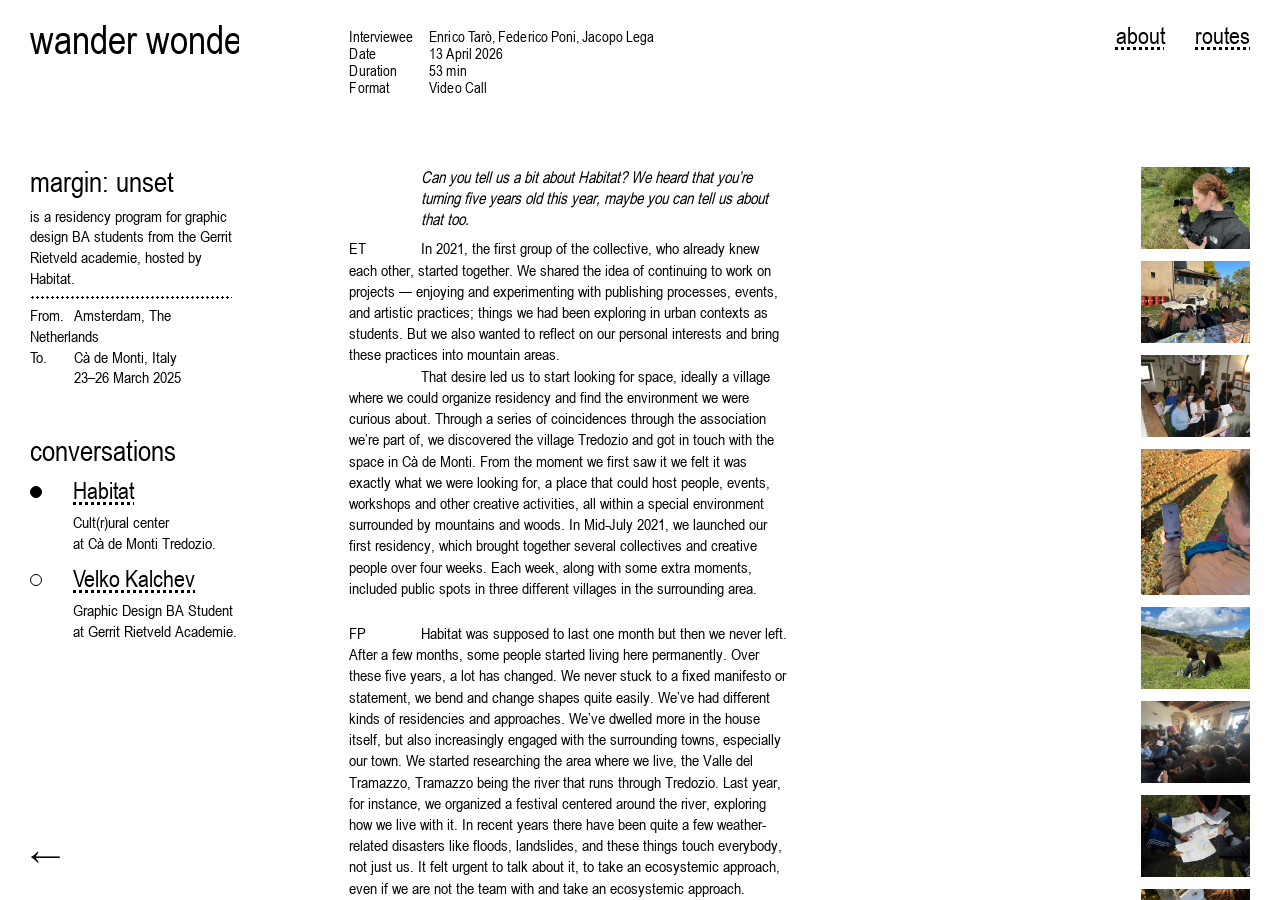
<file: Rietveld/interview_habitat.html>
<!DOCTYPE html>
<html lang="en">
<head>
  <meta charset="UTF-8">
  <meta name="viewport" content="width=device-width, initial-scale=1.0">
  <title>wander wonder — Habitat</title>
  <link rel="stylesheet" href="../css/style.css">
</head>
<body>
  <canvas id="draw-canvas" aria-hidden="true"></canvas>
  <div class="page">
    <aside class="col-left">
      <div class="col-header col-left-header">
        <a href="/wanderwonder/index.html" class="logo">wander wonder</a>
      </div>

      <div class="col-left-body">
      <h1 class="route-title sub-title">margin: unset</h1>
        <p class="route-intro">is a residency program for graphic design BA students from the Gerrit Rietveld academie, hosted by Habitat.</p>
      <div class="route-meta">
        <p><span class="location">From.</span> Amsterdam, The Netherlands</p>
        <p><span class="location">To.</span> Cà de Monti, Italy</p>
        <p><span class="location"> </span> 23–26 March 2025</p>
      </div>

      <p class="conversations-heading sub-title">conversations</p>
      <ul class="conversations-list">
        <li class="conversations-item is-active">
          <a href="interview_habitat.html" class="conversations-marker" aria-label="Habitat"></a>
          <a href="interview_habitat.html" class="link-dotted">Habitat</a>
          <p class="conversations-desc">Cult(r)ural center<br>at Cà de Monti Tredozio.</p>
        </li>
        <li class="conversations-item">
          <a href="interview_velko.html" class="conversations-marker" aria-label="Velko Kalchev"></a>
          <a href="interview_velko.html" class="link-dotted">Velko Kalchev</a>
          <p class="conversations-desc">Graphic Design BA Student<br>at Gerrit Rietveld Academie.</p>
        </li>
      </ul>

      </div>
    </aside>

    <div class="col-center-panel">
      <header class="col-header col-center-header">
        <dl class="interview-info">
          <div class="interview-info__row">
            <dt>Interviewee</dt>
            <dd>Enrico Tarò, Federico Poni, Jacopo Lega</dd>
          </div>
          <div class="interview-info__row">
            <dt>Date</dt>
            <dd>13 April 2026</dd>
          </div>
          <div class="interview-info__row">
            <dt>Duration</dt>
            <dd>53 min</dd>
          </div>
          <div class="interview-info__row">
            <dt>Format</dt>
            <dd>Video Call</dd>
          </div>
        </dl>
      </header>

      <div class="col-center-scroll">
        <main class="col-center">
          <article class="transcript">
            <p class="question">Can you tell us a bit about Habitat? We heard that you’re turning five years old this year, maybe you can tell us about that too.</p>
            <p class="answer"><span class="speaker">ET</span>In 2021, the first group of the collective, who already knew each other, started together. We shared the idea of continuing to work on projects — enjoying and experimenting with publishing processes, events, and artistic practices; things we had been exploring in urban contexts as students. But we also wanted to reflect on our personal interests and bring these practices into mountain areas.</p>
            <p class="answer-continue">That desire led us to start looking for space, ideally a village where we could organize residency and find the environment we were curious about. Through a series of coincidences through the association we’re part of, we discovered the village Tredozio and got in touch with the space in Cà de Monti. From the moment we first saw it we felt it was exactly what we were looking for, a place that could host people, events, workshops and other creative activities, all within a special environment surrounded by mountains and woods. In Mid-July 2021, we launched our first residency, which brought together several collectives and creative people over four weeks. Each week, along with some extra moments, included public spots in three different villages in the surrounding area.</p>

            <p class="answer"><span class="speaker">FP</span>Habitat was supposed to last one month but then we never left. After a few months, some people started living here permanently. Over these five years, a lot has changed. We never stuck to a fixed manifesto or statement, we bend and change shapes quite easily. We’ve had different kinds of residencies and approaches. We’ve dwelled more in the house itself, but also increasingly engaged with the surrounding towns, especially our town. We started researching the area where we live, the Valle del Tramazzo, Tramazzo being the river that runs through Tredozio. Last year, for instance, we organized a festival centered around the river, exploring how we live with it. In recent years there have been quite a few weather-related disasters like floods, landslides, and these things touch everybody, not just us. It felt urgent to talk about it, to take an ecosystemic approach, even if we are not the team with and take an ecosystemic approach.</p>
         
            <p class="answer"><span class="speaker">JL</span>As Poni was saying, it's a constant evolution. We’re constantly called to take the shape of different kinds of challenges, the administration and the curation of this place, alongside the events that ask something different to us every year. We are always finding new ways to sustain our activities supported by our cultural association and membership fees. We also continuously look for and apply for open calls and funding, even if it's sometimes a long uphill road. What keeps this place alive, at the end, is the time this group invests in it, treating it as part of their individual lives but with collective purposes. We bring together our interests, approaches and build, I think, a collective knowledge, a collective purpose and a collective action towards our shared objectives. The main aim from the beginning was to bring life to places that were quiet or overlooked, while cities were becoming overcrowded. The question was what can happen when you spend time together in a shared space, connect with the people and places around you, and try to build and make things as much as possible within the house, while also embracing the limits of being in the mountains. Year by year, the tools and infrastructure were updated, but the core question remained.</p>

            <p class="answer"><span class="speaker">ET</span>So what we do now, Habitat is a non-profit association. We organize public events at Cà de Monti, in surrounding villages, or in nearby towns. As a collective, we give talks, run workshops, host residencies, and curate programs with university classes. We work on publishing from printed matter to digital infrastructures and creative outputs.</p>

            <p class="question">We want to know about the program you did last year with Gerrit Rietveld Academie. Could you tell us how it started and what the process was like?</p>
            <p class="answer"><span class="speaker">JL</span>Everything started a few years before with our first collaboration with the Sandberg Institute, it was an experiment with the second-year master’s students in the studio for Immediate Spaces. That was our first experience hosting a group of students together with a coordinator, organizing and curating a program of events and workshops in which both our and the students’ proposals were combined. Over the last few years, this kind of thing happened a few more times, it was a “passaparola” as we say in Italy, word of mouth. And the last group we had the pleasure of hosting was the graphic design students from Gerrit Rietveld Academie.</p>
            <p class="answer-continue">In this case, we started talking with the coordinator, Eva. The students organize an academic trip every year, and they proposed Habitat because they had seen other students from Sandberg doing this kind of thing with us. What we suggested was to not go directly in the graphic design direction, because the students are always with that all the time. So we proposed activities that weren’t directly correlated to their field. The radio was something we had first started with the studio for Immediate Space,and we reproposed the idea to these students, who were super excited about it.</p>
            <p class="answer"><span class="speaker">ET</span>The theme we developed together, “Margin: Unset”, started as a computing and programming command with a specific function, and it's also part of our web practices. It's also a statement: let's unset margins. If we reach something related to graphics, it has to be through a completely opposite path. It also relates to the territory where Habitat is, in Italy, mountain areas and small villages are often called "marginal areas," which carries a somewhat negative connotation. So we said, let's start from this idea of margins, but flip it completely and do it in a totally different way. Each student was then asked to individually define their own content for the radio.</p>            


            <p class="question">How long did the students spend in your space?</p>
            <p class="answer"><span class="speaker">JL</span>It was one week, around 15 people.</p>
            <p class="answer"><span class="speaker">ET</span>There was a collective organization throughout the days. At Habitat, we have our own roles and responsibilities to keep all the spaces and functions running. Some moments were structured, contents we proposed or developed with the coordinator and students. But there was also a lot of free time, in the sense that the students themselves were programming their own time and deciding what they were working on, all around the radio as a shared goal. They were inspired by the space, the reality around them, and made a lot of decisions from there. For our final output, we organized a proper online radio infrastructure and streaming on the last day, from 2 PM to 6 PM. It was a public event where anyone could join, with a bit of a party and a dinner.</p>
            <p class="answer"><span class="speaker">JL</span>The radio allowed us to unset the margins between our specific time and moment, place, and an audience that wasn’t able to be physically there, but could still connect to the event throughout the radio.</p>
            <p class="answer"><span class="speaker">FP</span>This brings up something we've been focusing on a lot lately — the term “publishing.” Not publishing in a strictly editorial sense, but publishing as the act of making things public. The radio is one example, but a dinner can also be “publishing” in this sense through its interaction with people. And what Jacopo mentioned, people can enjoy the radio here but also somewhere else, because it is a medium itself, it is broadcasting. The radio connects to something else that's been central to Habitat from the early days, the idea of being rooted in a place but also beyond it.</p>


            <p class="question">You’ve already worked with students from different programs. How was the experience of hosting a class and how does communication with students usually work?</p>
            <p class="answer"><span class="speaker">FP</span>There’s always an initial content from the class, mainly from the students, and then we start a conversation in parallel with the coordinators as well, because it’s also a matter of finances, since the university pays a fee for the stay and facilities. From there, we try to develop in parallel what we can do together based on the class’s proposals and their desires.</p>
            <p class="answer-continue">In our experience, people coming from the city are already amazed to find that there’s another way of living, even if just for a week or for a day. From our perspective, it's great to have a class, because it's not just a group of people, it's a group that shares values, interests, and topics. Even if those topics aren’t exactly ours, when you bring them together with what we do here, something magical can happen. It’s a simple rule of dramaturgy: put two things together and something great will come out of it. Our skills, workshops, and just the daily life, the pure daily life of this place, combined with the development of a project, makes for something really special. We don't position ourselves as tutors. Maybe more like antennas — we try to transmit.</p>
            <p class="answer"><span class="speaker">ET</span>To us, it’s been very interesting and nice when we have these occasions to work with classes. Usually these tend to come through reservations. Habitat and the people in the collective work with designers, architects, and critical researchers around narration and placemaking. So we always find occasions to expand and care about something we’re also researching ourselves.</p>
            <p class="answer-continue">In general, when we have people here, and especially when it’s a class, everything is shared. We have a big house where most guests have their own rooms, and the meals and duties are shared. You have to come together as one thing to make it all happen. Maybe we’ve been lucky, but as Federico was saying, it’s always been beautiful and very intense as a group of people. These kinds of programs, especially with the final public presentations, create an energy that brings 20 to 30 people together as one. “I'm cooking for the event because at 7PM we have an aperitif with a DJ set,” and this is really beautiful because you truly feel like you're working on something worthy and full. So I think this kind of occasion is precious to see people saying “I don't want to go back.” So, that says it all.</p>


            <p class="question">Since it's a rural territory and it’s not familiar for the students, were there any unexpected challenges or discoveries during the week?</p>
            <p class="answer"><span class="speaker">FP</span>We saw people who were a bit in crisis, as was just mentioned, some said they didn't want to go back to the Netherlands anymore. Of course, it’s something that stays in the moment more as a joke, but, with Sandberg last year,  people were drinking and walking around at night, and started questioning their life choices. But from my perspective, nobody really faced challenges in a negative sense.On the positive side, maybe it's a bit colder than city houses, and you get muddy going outside.</p>
            <p class="answer"><span class="speaker">JL</span>You get very human things.</p>
            <p class="answer"><span class="speaker">ET</span>We share so much with the people joining these programs, the living space, everything. We did feel a slight difference in life stage, because we’re around 30 olds on average, while the last class were bachelor's students. So maybe it wasn’t a challenge as such, but more about harmonizing and making sure everyone felt comfortable and happy being there. But it's also interesting that through our residencies and public programs, we really get in touch with the everyday aspects of life and the approaches to life of people from all over the world. That’s especially something when you're on the top of a mountain.</p>


            <p class="question">Many schools are incorporating nomadic approaches to education, like study trips, art residencies like yours. How do you think this way of learning influences student’s experiences?</p>
            <p class="answer"><span class="speaker">JL</span>I think it's a lot about the discovery and what discovery can bring each time. You are facing the unexpected, which forces a moment of reflection on how to recontextualize yourself in a new environment, or it can simply be the beauty of seeing the stars so brightly for the first time. So more than challenges, it’s about how you face simple things we’re no longer used to, like watching the stars. This kind of spontaneous environment, along with the themes and the people, allows you to think more about your place in that specific moment. You contextualize yourself and your work from a place, and bring it into a space that is somehow a bubble, but it is a bubble where every action resonates with the people around you and expands into something really interesting and powerful.</p>
            <p class="answer-continue">We saw students bring this collective way of doing things back home, trying to work more collaboratively on their return and on their university projects. I think it helps in realizing that you can do things more easily, spontaneously, and collectively. Rather than focusing on a specific objective, it’s more about taking care of the process, the people and the infrastructure that make it possible.</p>
            <p class="answer"><span class="speaker">JL</span>I think it's a lot about the discovery and what discovery can bring each time. You are facing the unexpected, which forces a moment of reflection on how to recontextualize yourself in a new environment, or it can simply be the beauty of seeing the stars so brightly for the first time. So more than challenges, it’s about how you face simple things we’re no longer used to, like watching the stars. This kind of spontaneous environment, along with the themes and the people, allows you to think more about your place in that specific moment. You contextualize yourself and your work from a place, and bring it into a space that is somehow a bubble, but it is a bubble where every action resonates with the people around you and expands into something really interesting and powerful.</p>
            <p class="answer-continue">We saw students bring this collective way of doing things back home, trying to work more collaboratively on their return and on their university projects. I think it helps in realizing that you can do things more easily, spontaneously, and collectively. Rather than focusing on a specific objective, it’s more about taking care of the process, the people and the infrastructure that make it possible.</p>
            <p class="answer"><span class="speaker">FP</span>As for a nomadic approach, we can only imagine how it could be. With different environments, the level of challenges would certainly increase, but again, in  a positive sense too. Every time you go to a new place, it completely changes the ecosystem, not just in a natural environmental sense,  but also in terms of how people living there would resonate with you. It's a matter of how your approach changes, and how being in one place shapes you in the next. Moving through different places probably gives a lot more experience than staying in one.</p>
            <p class="answer-continue">We didn't experience that ourselves, when we studied in Rotterdam, we never left the city where we were. On the other hand, the Dutch Art Institute is a fully nomadic school, which a friend of ours has really enjoyed. I think it is really valuable to travel through different situations and always interact with new people.</p>


            <p class="question">As a final question, do you think we still need architecture for the school in the future? How do you see the future education from this perspective?</p>
            <p class="answer"><span class="speaker">ET</span>For me, it could be somewhere in the middle. I'm really interested, not just in learning processes, but in living processes in general — Having the possibility of being less permanent, moving more easily, living more fluidly. I believe in accessible spaces, whether old or new, that can function in multiple ways — both as places like Habitat and as university buildings. Spaces where you can actually do things in a certain way. We can have a wood workshop at Habitat, but I’d still love to have access to a proper wood workshop in a university setting.</p>
            <p class="answer-continue">Maybe what we need is redistribution of the contents, processes, and inhabitants. I believe in these semi-nomadic learning processes that can really get people in touch with things outside the university building. At the same time, I also believe in a university building that remains accessible and useful as a publishing tool, as a working tool, as an infrastructure.</p>
            <p class="answer"><span class="speaker">FP</span>In contrast, more imaginatively, I'd like to think that the university of the future would be like the original university: a bunch of people under a tree and talking about things.</p>
            <p class="answer"><span class="speaker">JL</span>I think universities and the academic world, especially in Italy, need to be a bit deconstructed and be more flexible toward changes, new tools, new needs and new perspectives. Universities should look outside their institutional boxes more often. From what we’ve seen through our collaboration with universities, these kinds of programs and exchanges can be really helpful for both sides. People bring back home different approaches and ways of doing things, while we get to experience a growing network of people involved in what we do here. That's why I think universities should look beyond their institutional boxes and try to update themselves. In Italy, that process is quite slow.</p>
            <p class="answer"><span class="speaker">FP</span>In our bachelor’s study in Italy, things were really stuck in the 90s. And even now, I'm teaching at the academy of Bologna, and after 10 years it still feels the same. So, I don't know, we could even position ourselves as a master’s course, as a university and it could really work well.</p>
            <p class="answer"><span class="speaker">ET</span>Secret Habitat Goal.</p>



          </article>
        </main>
      </div>
    </div>

    <aside class="col-right">
      <nav class="col-header top-nav">
        <a href="../about.html" class="link-dotted">about</a>
        <a href="../routes.html" class="link-dotted">routes</a>
      </nav>

      <div class="col-right-scroll">
        <div class="gallery-scroll">
          <figure class="gallery-item">
            <img src="../assets/Rietveld/rietveld_01.jpg" alt="" width="400" height="300">
            <figcaption class="gallery-credit">ⓒGerrit Rietveld Academie students</figcaption>
          </figure>
          <figure class="gallery-item">
            <img src="../assets/Rietveld/VELKO/Velko (3) 2.jpeg" alt="" width="400" height="300">
            <figcaption class="gallery-credit">ⓒVelko Kalchev</figcaption>
          </figure>
          <figure class="gallery-item">
            <img src="../assets/Rietveld/rietveld_02.jpg" alt="" width="400" height="300">
            <figcaption class="gallery-credit">ⓒGerrit Rietveld Academie students</figcaption>
          </figure>
          <figure class="gallery-item">
            <img src="../assets/Rietveld/Habitat/Habitat_1.JPG" alt="" width="400" height="533">
            <figcaption class="gallery-credit">ⓒHabitat</figcaption>
          </figure>
          <figure class="gallery-item">
            <img src="../assets/Rietveld/rietveld_03.jpg" alt="" width="400" height="300">
            <figcaption class="gallery-credit">ⓒGerrit Rietveld Academie students</figcaption>
          </figure>
          <figure class="gallery-item">
            <img src="../assets/Rietveld/Habitat/habitat_02.jpg" alt="" width="400" height="300">
            <figcaption class="gallery-credit">ⓒHabitat</figcaption>
          </figure>
          <figure class="gallery-item">
            <img src="../assets/Rietveld/rietveld_04.jpg" alt="" width="400" height="300">
            <figcaption class="gallery-credit">ⓒGerrit Rietveld Academie students</figcaption>
          </figure>
          <figure class="gallery-item">
            <img src="../assets/Rietveld/rietveld_05.jpg" alt="" width="400" height="302">
            <figcaption class="gallery-credit">ⓒGerrit Rietveld Academie students</figcaption>
          </figure>
          <figure class="gallery-item">
            <img src="../assets/Rietveld/Habitat/Habitat_03.jpg" alt="" width="400" height="533">
            <figcaption class="gallery-credit">ⓒHabitat</figcaption>
          </figure>
          <figure class="gallery-item">
            <img src="../assets/Rietveld/rietveld_07.jpg" alt="" width="400" height="300">
            <figcaption class="gallery-credit">ⓒGerrit Rietveld Academie students</figcaption>
          </figure>
          <figure class="gallery-item">
            <img src="../assets/Rietveld/rietveld_08.jpg" alt="" width="400" height="302">
            <figcaption class="gallery-credit">ⓒHabitat</figcaption>
          </figure>
        </div>
      </div>
    </aside>

    <div class="page-arrows">
      <a href="overview_Rietveld.html" class="nav-arrow page-arrows__left" aria-label="Previous">←</a>
      <a href="interview_velko.html" class="nav-arrow page-arrows__right" aria-label="Next talk">→</a>
    </div>
  </div>
  <script src="../js/cursor-draw.js"></script>
  <script src="../js/navigation.js"></script>
  <script src="../js/gallery.js"></script>
  <script src="../js/scroll-fade.js"></script>
  <script src="../js/routes.js"></script>
</body>
</html>
</file>
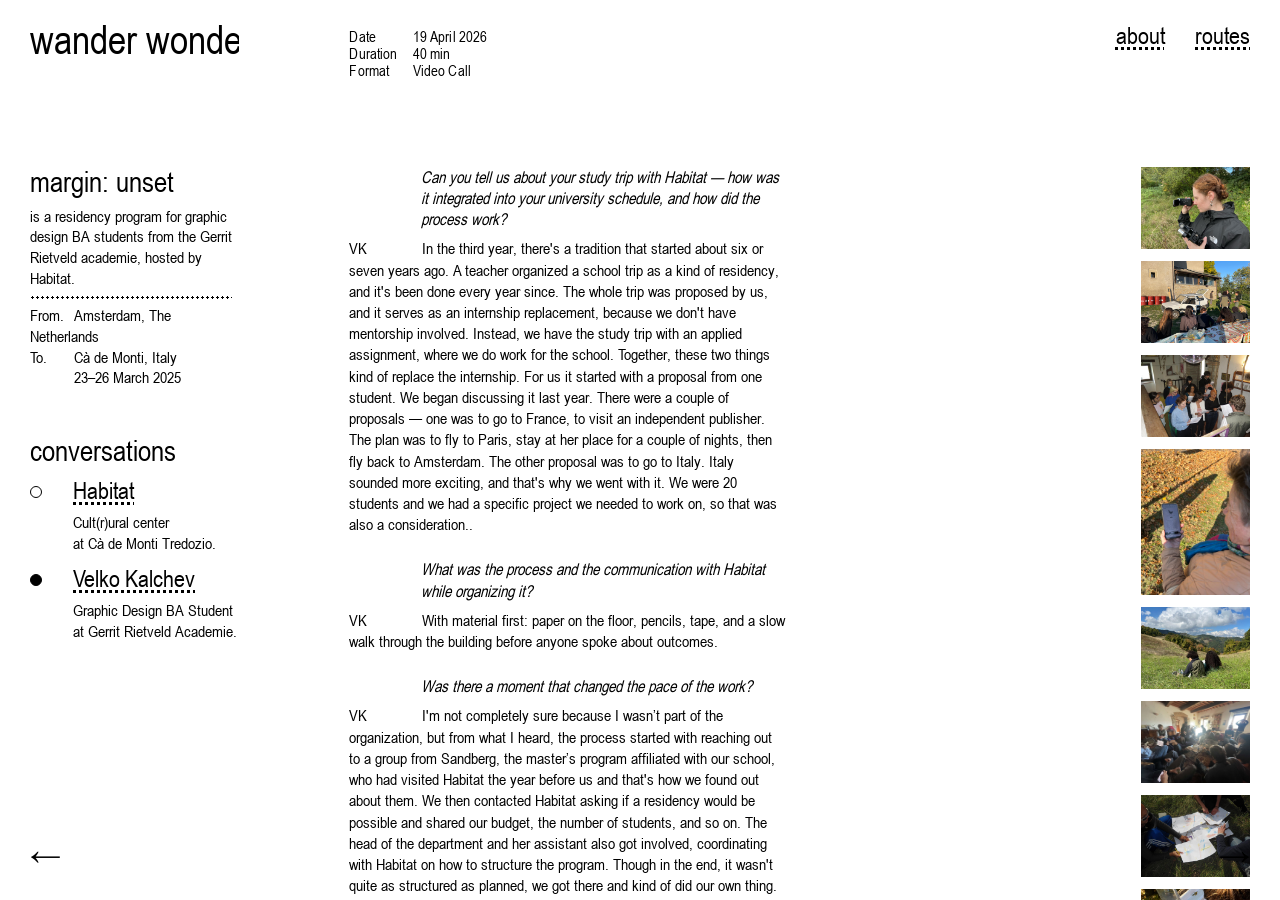
<file: Rietveld/interview_velko.html>
<!DOCTYPE html>
<html lang="en">
<head>
  <meta charset="UTF-8">
  <meta name="viewport" content="width=device-width, initial-scale=1.0">
  <title>wander wonder — Velko Kalchev</title>
  <link rel="stylesheet" href="../css/style.css">
</head>
<body>
  <canvas id="draw-canvas" aria-hidden="true"></canvas>
  <div class="page">
    <aside class="col-left">
      <div class="col-header col-left-header">
        <a href="/wanderwonder/index.html" class="logo">wander wonder</a>
      </div>

      <div class="col-left-body">
      <h1 class="route-title sub-title">margin: unset</h1>
      <p class="route-intro">is a residency program for graphic design BA students from the Gerrit Rietveld academie, hosted by Habitat.</p>
      <div class="route-meta">
        <p><span class="location">From.</span> Amsterdam, The Netherlands</p>
        <p><span class="location">To.</span> Cà de Monti, Italy</p>
        <p><span class="location"> </span> 23–26 March 2025</p>
      </div>

      <p class="conversations-heading sub-title">conversations</p>
      <ul class="conversations-list">
        <li class="conversations-item">
          <a href="interview_habitat.html" class="conversations-marker" aria-label="Habitat"></a>
          <a href="interview_habitat.html" class="link-dotted">Habitat</a>
          <p class="conversations-desc">Cult(r)ural center<br>at Cà de Monti Tredozio.</p>
        </li>
        <li class="conversations-item is-active">
          <a href="interview_velko.html" class="conversations-marker" aria-label="Velko Kalchev"></a>
          <a href="interview_velko.html" class="link-dotted">Velko Kalchev</a>
          <p class="conversations-desc">Graphic Design BA Student<br>at Gerrit Rietveld Academie.</p>
        </li>
      </ul>

      </div>
    </aside>

    <div class="col-center-panel">
      <header class="col-header col-center-header">
        <dl class="interview-info">
          <div class="interview-info__row">
            <dt>Date</dt>
            <dd>19 April 2026</dd>
          </div>
          <div class="interview-info__row">
            <dt>Duration</dt>
            <dd>40 min</dd>
          </div>
          <div class="interview-info__row">
            <dt>Format</dt>
            <dd>Video Call</dd>
          </div>
        </dl>
      </header>

      <div class="col-center-scroll">
        <main class="col-center">
          <article class="transcript">
            <p class="question">Can you tell us about your study trip with Habitat — how was it integrated into your university schedule, and how did the process work?</p>
            <p class="answer"><span class="speaker">VK</span>In the third year, there's a tradition that started about six or seven years ago. A teacher organized a school trip as a kind of residency, and it's been done every year since. The whole trip was proposed by us, and it serves as an internship replacement, because we don't have mentorship involved. Instead, we have the study trip with an applied assignment, where we do work for the school. Together, these two things kind of replace the internship.
              For us it started with a proposal from one student. We began discussing it last year. There were a couple of proposals — one was to go to France, to visit an independent publisher. The plan was to fly to Paris, stay at her place for a couple of nights, then fly back to Amsterdam. The other proposal was to go to Italy. Italy sounded more exciting, and that's why we went with it. We were 20 students and we had a specific project we needed to work on, so that was also a consideration..</p>

            <p class="question">What was the process and the communication with Habitat while organizing it?</p>
            <p class="answer"><span class="speaker">VK</span>With material first: paper on the floor, pencils, tape, and a slow walk through the building before anyone spoke about outcomes.</p>

            <p class="question">Was there a moment that changed the pace of the work?</p>
            <p class="answer"><span class="speaker">VK</span>I'm not completely sure because I wasn’t part of the organization, but from what I heard, the process started with reaching out to a group from Sandberg, the master’s program affiliated with our school, who had visited Habitat the year before us and that's how we found out about them. We then contacted Habitat asking if a residency would be possible and shared our budget, the number of students, and so on. The head of the department and her assistant also got involved, coordinating with Habitat on how to structure the program. Though in the end, it wasn't quite as structured as planned, we got there and kind of did our own thing.</p>

            <p class="question">When you arrived there,how was the week structured, and what did the overall process look like?</p>
            <p class="answer"><span class="speaker">VK</span>The first night we arrived and just settled in. Then the next day, around noon, we all sat together, they showed us some of their previous work and proposed the idea of making a radio. From there, it was just an open conversation about what we could do and what we wanted to experiment with. It was really nice that we were all sitting around this huge table together. And I feel like as soon as we heard about the radio, we were all pretty  down for it. Everybody was super excited, so we stuck with that quite fast. Then of course, everybody wanted to try their own thing with sound.</p>

            <p class="question">Did anyone have prior experience working with sound?It's not a very common medium for graphic design students.</p>
            <p class="answer"><span class="speaker">VK</span>There were a couple of people in our class who could produce music, but for the rest of us, not really. Habitat provided all the tools we needed, like microphones and whatever else, they had everything.</p>

            <p class="question">How was the process, were you working independently or in a group?</p>
            <p class="answer"><span class="speaker">VK</span>In the beginning we were figuring out how to structure it. We had conversations among ourselves about what we might want to do, and then we all sat around the fireplace and started throwing ideas. We ended up with a list of around 30 ideas for little programs. Everyone was like an author and designer of their own segment. Some worked in groups, others individually, we also created a little visual identity using sticks we collected on a walk on the first day. 
              Habitat was completely open, they were really curious to see how it would unfold, so they didn't overstep. They just gave us a safe and comfortable environment to work in.
              Of course, when it came to the technical side, they stepped in when needed. And Poni, one of the guys from Habitat, taught a few students how to code the website, and they all built it together. The whole thing was pretty organic, we didn't overthink the structure, it just happened. I think it had a lot to do with just being in the mountains, with nothing else to do and all these tools around you. It was really great.</p>

            <p class="question">You mentioned the environment. Were those 30 ideas inspired by the surroundings?</p>
            <p class="answer"><span class="speaker">VK</span>A hundred percent, yes. It was pretty much based around the location and whatever was happening at that time.  There was a chicken coop, so me and a friend of mine read some texts to the chickens  and recorded it. A lot of students recorded sounds from their walks or things happening around them and worked from there. Some students made sound collages. One friend had an incident with his eye and had to make a trip to the doctor, and he recorded the conversations from there. 

            My friend Anya did a sound collage where she asked people to describe a sound in writing and then imitate it with their voice. I was given to the clinging of glasses, so I tried to recreate that with my voice, and she recorded everything and  composed it all together really nicely. At the end there was also a communal playlist where everybody added a few songs, and it all played together. And we had an amazing party on the last day, there was a car in the backyard, a smoke machine and we played tag. It was really great!
              </p>

            <p class="question">So, you actually finished everything in that one week?</p>
            <p class="answer"><span class="speaker">VK</span>Yes, we did, including the website.</p>

            <p class="question">Did anything challenging or unexpected come up along the way?</p>
            <p class="answer"><span class="speaker">VK</span>The unexpected thing was that when somebody gets sick, everybody gets sick. I got sick too, though thankfully it was last night. Being up in the mountains with no easy access to medicine made it so much worse. I had a really bad sore throat and there was nothing I could do about it. It was awful. As working conditions, being outside wasn’t always ideal either. Sometimes your fingers would get cold, or there'd be too much sun on the screen and you couldn’t see anything. But in a way, you also want to put the laptop away and just be outside.

              Also, everybody had to cook and clean the kitchen twice. Two to four people would cook together for lunch and dinner. We had a schedule for who cooked and cleaned. And honestly the cooking and eating became a huge part of the trip, just it took so long to cook for 20 people.
              </p>

            <p class="question">During this experience, what was the difference compared to the class in your studio?</p>
            <p class="answer"><span class="speaker">VK</span>I think it was seeing everybody there and working on things at the same time, seeing how busy everybody was. That was really nice. Not that you don't see it at school, but it's rare to have 20 students together at once. Usually it's like 7 to 10 students overlapping.</p>

            <p class="question">As a final question, how do you imagine the future of design education? Do you think we will still need architecture for the future school?</p>
            <p class="answer"><span class="speaker">VK</span>Wow, that's a big question. For me, architecture is important. It's really nice to have a studio space where you can get to work and share that with other people. Peers are a huge part of it. Being in the same place as all these motivated people at the same moment is really valuable. But I'm also extremely in favor of trips and getting outside of the bubble you start living in. You're only there for four or five years at most, and then you go out into the real world — hopefully having developed your own practice during that time, even if it was a somewhat isolated experience.</p>

      
      
          </article>
        </main>
      </div>
    </div>

    <aside class="col-right">
      <nav class="col-header top-nav">
        <a href="../about.html" class="link-dotted">about</a>
        <a href="../routes.html" class="link-dotted">routes</a>
      </nav>

      <div class="col-right-scroll">
        <div class="gallery-scroll">
          <figure class="gallery-item">
            <img src="../assets/Rietveld/rietveld_01.jpg" alt="" width="400" height="300">
            <figcaption class="gallery-credit">ⓒGerrit Rietveld Academie students</figcaption>
          </figure>
          <figure class="gallery-item">
            <img src="../assets/Rietveld/VELKO/Velko (3) 2.jpeg" alt="" width="400" height="300">
            <figcaption class="gallery-credit">ⓒVelko Kalchev</figcaption>
          </figure>
          <figure class="gallery-item">
            <img src="../assets/Rietveld/rietveld_02.jpg" alt="" width="400" height="300">
            <figcaption class="gallery-credit">ⓒGerrit Rietveld Academie students</figcaption>
          </figure>
          <figure class="gallery-item">
            <img src="../assets/Rietveld/Habitat/Habitat_1.JPG" alt="" width="400" height="533">
            <figcaption class="gallery-credit">ⓒHabitat</figcaption>
          </figure>
          <figure class="gallery-item">
            <img src="../assets/Rietveld/rietveld_03.jpg" alt="" width="400" height="300">
            <figcaption class="gallery-credit">ⓒGerrit Rietveld Academie students</figcaption>
          </figure>
          <figure class="gallery-item">
            <img src="../assets/Rietveld/Habitat/habitat_02.jpg" alt="" width="400" height="300">
            <figcaption class="gallery-credit">ⓒHabitat</figcaption>
          </figure>
          <figure class="gallery-item">
            <img src="../assets/Rietveld/rietveld_04.jpg" alt="" width="400" height="300">
            <figcaption class="gallery-credit">ⓒGerrit Rietveld Academie students</figcaption>
          </figure>
          <figure class="gallery-item">
            <img src="../assets/Rietveld/rietveld_05.jpg" alt="" width="400" height="302">
            <figcaption class="gallery-credit">ⓒGerrit Rietveld Academie students</figcaption>
          </figure>
          <figure class="gallery-item">
            <img src="../assets/Rietveld/Habitat/Habitat_03.jpg" alt="" width="400" height="533">
            <figcaption class="gallery-credit">ⓒHabitat</figcaption>
          </figure>
          <figure class="gallery-item">
            <img src="../assets/Rietveld/rietveld_07.jpg" alt="" width="400" height="300">
            <figcaption class="gallery-credit">ⓒGerrit Rietveld Academie students</figcaption>
          </figure>
          <figure class="gallery-item">
            <img src="../assets/Rietveld/rietveld_08.jpg" alt="" width="400" height="302">
            <figcaption class="gallery-credit">ⓒHabitat</figcaption>
          </figure>
        </div>
      </div>
    </aside>

    <div class="page-arrows">
      <a href="../routes.html" class="nav-arrow page-arrows__left" aria-label="Previous route">←</a>
      <a href="#" class="nav-arrow page-arrows__right" aria-label="Next image set">→</a>
    </div>
  </div>
  <script src="../js/cursor-draw.js"></script>
  <script src="../js/navigation.js"></script>
  <script src="../js/gallery.js"></script>
  <script src="../js/scroll-fade.js"></script>
  <script src="../js/routes.js"></script>
</body>
</html>
</file>
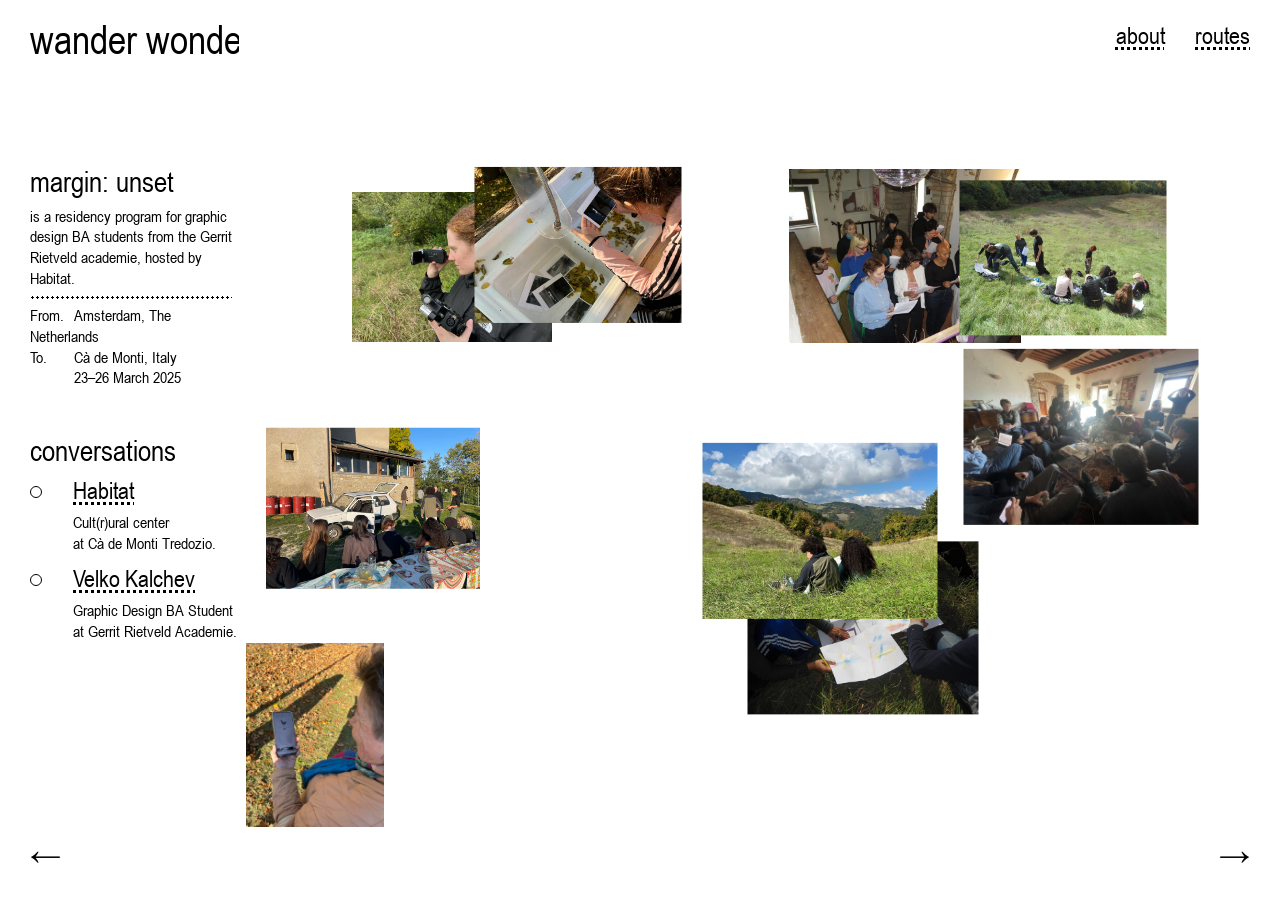
<file: Rietveld/overview_Rietveld.html>
<!DOCTYPE html>
<html lang="en">
<head>
  <meta charset="UTF-8">
  <meta name="viewport" content="width=device-width, initial-scale=1.0">
  <title>wander wonder — Margin: unset</title>
  <link rel="stylesheet" href="../css/style.css">
</head>
<body class="page-overview">
  <canvas id="draw-canvas" aria-hidden="true"></canvas>

  <div class="page page--overview">
    <div class="overview-images-layer" id="overview-images" aria-hidden="true"></div>

    <aside class="col-left">
      <div class="col-header col-left-header">
        <a href="/wanderwonder/index.html" class="logo">wander wonder</a>
      </div>

      <div class="col-left-body">
        <h1 class="route-title sub-title">margin: unset</h1>
        <p class="route-intro">is a residency program for graphic design BA students from the Gerrit Rietveld academie, hosted by Habitat.</p>
        <div class="route-meta">
          <p><span class="location">From.</span> Amsterdam, The Netherlands</p>
          <p><span class="location">To.</span> Cà de Monti, Italy</p>
          <p><span class="location"> </span> 23–26 March 2025</p>
        </div>

        <p class="conversations-heading sub-title">conversations</p>
        <ul class="conversations-list">
          <li class="conversations-item">
            <a href="interview_habitat.html" class="conversations-marker" aria-label="Habitat"></a>
            <a href="interview_habitat.html" class="link-dotted">Habitat</a>
            <p class="conversations-desc">Cult(r)ural center<br>at Cà de Monti Tredozio.</p>
          </li>
          <li class="conversations-item">
            <a href="interview_velko.html" class="conversations-marker" aria-label="Velko Kalchev"></a>
            <a href="interview_velko.html" class="link-dotted">Velko Kalchev</a>
            <p class="conversations-desc">Graphic Design BA Student<br>at Gerrit Rietveld Academie.</p>
          </li>
        </ul>
      </div>
    </aside>

    <div class="overview-main">
      <nav class="col-header top-nav overview-top-nav">
        <a href="../about.html" class="link-dotted">about</a>
        <a href="../routes.html" class="link-dotted">routes</a>
      </nav>
    </div>

    <div class="page-arrows">
      <a href="../DAI/overview_DAI.html" class="nav-arrow page-arrows__left" aria-label="Previous route">←</a>
      <a href="../EKA/Overview_EKA.html" class="nav-arrow page-arrows__right" aria-label="Next route">→</a>
    </div>
  </div>

  <script src="../js/cursor-draw.js"></script>
  <script src="../js/navigation.js"></script>
  <script src="../js/overview-images.js"></script>
  <script src="../js/overview-click.js"></script>
  <script src="../js/routes.js"></script>
</body>
</html>
</file>
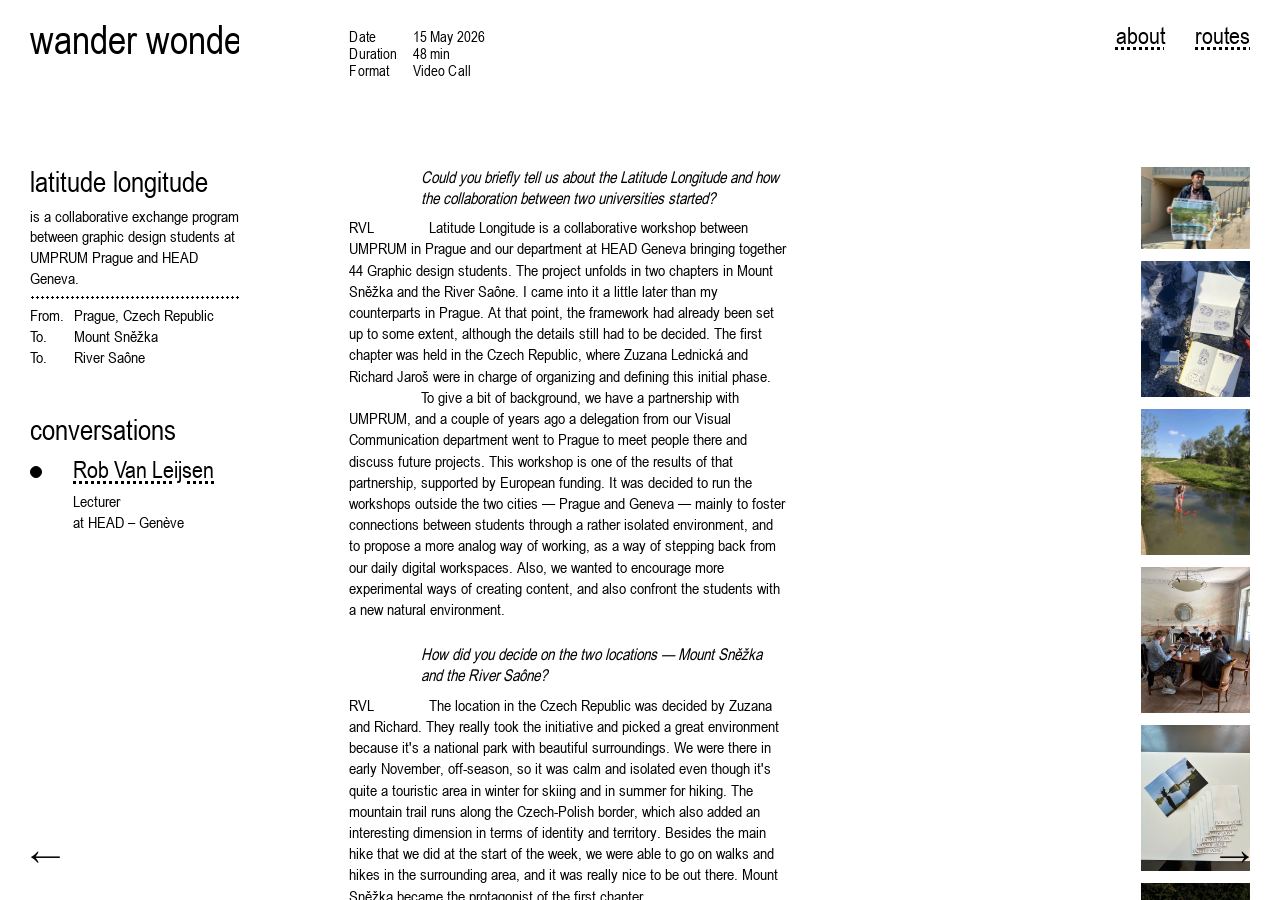
<file: UMPRUM/interview_Rob.html>
<!DOCTYPE html>
<html lang="en">
<head>
  <meta charset="UTF-8">
  <meta name="viewport" content="width=device-width, initial-scale=1.0">
  <title>wander wonder — Rob Van Leijsen</title>
  <link rel="stylesheet" href="../css/style.css">
</head>
<body>
  <canvas id="draw-canvas" aria-hidden="true"></canvas>
  <div class="page">
    <aside class="col-left">
      <div class="col-header col-left-header">
        <a href="/wanderwonder/index.html" class="logo">wander wonder</a>
      </div>

      <div class="col-left-body">
        <h1 class="route-title sub-title">latitude longitude</h1>
        <p class="route-intro">is a collaborative exchange program between graphic design students at UMPRUM Prague and HEAD Geneva.</p>
        <div class="route-meta">
          <p><span class="location">From.</span> Prague, Czech Republic</p>
          <p><span class="location">To.</span> Mount Sněžka</p>
          <p><span class="location">To.</span> River Saône</p>
        </div>

        <p class="conversations-heading sub-title">conversations</p>
        <ul class="conversations-list">
          <li class="conversations-item is-active">
            <a href="interview_Rob.html" class="conversations-marker" aria-label="Rob Van Leijsen"></a>
            <a href="interview_Rob.html" class="link-dotted">Rob Van Leijsen</a>
            <p class="conversations-desc">Lecturer<br>at HEAD – Genève</p>
          </li>
        </ul>
      </div>
    </aside>

    <div class="col-center-panel">
      <header class="col-header col-center-header">
        <dl class="interview-info">
          <div class="interview-info__row">
            <dt>Date</dt>
            <dd>15 May 2026</dd>
          </div>
          <div class="interview-info__row">
            <dt>Duration</dt>
            <dd>48 min</dd>
          </div>
          <div class="interview-info__row">
            <dt>Format</dt>
            <dd>Video Call</dd>
          </div>
        </dl>
      </header>

      <div class="col-center-scroll">
        <main class="col-center">
          <article class="transcript">
            <p class="question">Could you briefly tell us about the Latitude Longitude and how the collaboration between two universities started?</p>
            <p class="answer"><span class="speaker">RVL</span>Latitude Longitude is a collaborative workshop between UMPRUM in Prague and our department at HEAD Geneva bringing together 44 Graphic design students. The project unfolds in two chapters in Mount Sněžka and the River Saône. I came into it a little later than my counterparts in Prague. At that point, the framework had already been set up to some extent, although the details still had to be decided. The first chapter was held in the Czech Republic, where Zuzana Lednická and Richard Jaroš were in charge of organizing and defining this initial phase.</p>
            <p class="answer-continue">To give a bit of background, we have a partnership with UMPRUM, and a couple of years ago a delegation from our Visual Communication department went to Prague to meet people there and discuss future projects. This workshop is one of the results of that partnership, supported by European funding. It was decided to run the workshops outside the two cities — Prague and Geneva — mainly to foster connections between students through a rather isolated environment, and to propose a more analog way of working, as a way of stepping back from our daily digital workspaces. Also, we wanted to encourage more experimental ways of creating content, and also confront the students with a new natural environment.</p>

            <p class="question">How did you decide on the two locations — Mount Sněžka and the River Saône?</p>
            <p class="answer"><span class="speaker">RVL</span>The location in the Czech Republic was decided by Zuzana and Richard. They really took the initiative and picked a great environment because it&#x27;s a national park with beautiful surroundings. We were there in early November, off-season, so it was calm and isolated even though it&#x27;s quite a touristic area in winter for skiing and in summer for hiking. The mountain trail runs along the Czech-Polish border, which also added an interesting dimension in terms of identity and territory. Besides the main hike that we did at the start of the week, we were able to go on walks and hikes in the surrounding area, and it was really nice to be out there. Mount Sněžka became the protagonist of the first chapter.</p>
            <p class="answer-continue">For the second chapter in France, we had to come up with a counterpart. At HEAD, our department usually goes to Fleurville every September for a workshop with the new first-year bachelor students. They go there for a week to get to know each other and to start their academic career. It&#x27;s an ancient eau-de-vie distillery that has been running artistic workshops for 25 years, and it really suits large groups for artistic work and workshops. It&#x27;s situated on the border of the Saône. So it&#x27;s a large river, a big site, with plenty of natural habitats around. It&#x27;s a protected area right in the middle of the Burgundy region. There&#x27;s a lot of cultural heritage, a lot of vineyards around. This place suits perfectly for big groups and for artistic work because it&#x27;s really an inspiring place. So this river became the protagonist of the second workshop.</p>
            <p class="answer-continue">We will do a kayak excursion to explore the river not just from the shore but from within — a first day of encounters to really observe the place and to kind of immerse ourselves in this area.</p>

            <p class="question">What approaches did you use during the first workshop in the Czech Republic?</p>
            <p class="answer"><span class="speaker">RVL</span>We really left that up to the students to explore what they wanted—whether they wanted to stay within what they already know and develop that further, or if they wanted to experiment with different mediums that they haven&#x27;t mastered yet. We had a wide variety of backgrounds in the Czech Republic, even if we were all somehow related to graphic design studies. There were illustrators, photographers, more digitally oriented profiles, and so on. And because they had to work in groups, the question became: what is the common demeanor of the approach that becomes something really fluid and is decided in the moment. We tried to guide the groups as much as possible so that every member could have an impact and contribute to the collective work.</p>

            <p class="question">You brought tools like printers and scanners from the school environment, how did you decide to bring them to the mountain?</p>
            <p class="answer"><span class="speaker">RVL</span>There was a really practical setup from UMPRUM. They organized a bus to go there, and one of the teachers, Richard, brought all the material by car. They listed all the tools they wanted to bring for the students beforehand, and basically moved everything there. The tools were quite diverse and intuitive. Quite analog at first, collecting material along the way.</p>
            <p class="answer-continue">Obviously, digital tools were not excluded entirely; they were still used for documentation and analysis. Maybe our students were less prepared, we knew that we were going to do a hike, but we didn&#x27;t know it would be that long or exhausting. We were hiking along the Polish-Czech border to an altitude of around 1400 to 1500 meters. It was quite an intense first day, but it really helped to bring people together and to get to know each other. At the end of the day, we created mixed teams between the Czech and Geneva students to work together through the rest of the week.</p>

            <p class="question">Could you tell us about the final outcomes?</p>
            <p class="answer"><span class="speaker">RVL</span>The outcome was set to be posters, but let&#x27;s say &quot;posters&quot; was a very broadly interpreted definition. We printed in black and white, and the format wasn&#x27;t strictly defined, it just had to be printable on a plotter of about 90 centimeters width. There was one group that did a huge roll of several meters. The space where we exhibited the results was kind of a cave-like gallery environment where we could really spread those rolls out however we wanted. We wanted to leave the outcome as free as possible. As long as it could be printed, it was fine.</p>

            <p class="question">Were there any unexpected discoveries during this collaboration, or in the students&#x27; work process?</p>
            <p class="answer"><span class="speaker">RVL</span>We went there pretty open-minded. Speaking for myself and my colleagues, I don&#x27;t know what the students expected from it. That&#x27;s maybe something you should ask them yourselves.</p>
            <p class="answer-continue">What the week offered was a kind of reflection on our own ways of working in Geneva. I think the Czech students were more in charge of the workshop, because they were &quot;at home&quot; and better prepared than we were, so they took the lead, which was great because we came as the visitors this time. Our students also experienced this, and reflected on finding themselves more in the following role. This also translated into group discussions, decisions to be made, and things to be prepared. The Czech students were constantly taking the lead, and at some point that created — not friction exactly — but a recognition that our students should maybe step in more, or be more vocal and more present in the process. This also came up in project discussion, sometimes, out of habit, things were discussed in Czech rather than English. So we had to stress to remind everyone &quot;OK, let&#x27;s speak English.&quot; It&#x27;s something that happens naturally, and you have to be aware of it and defend your own position within it. That awareness is also necessary for creating collectively, rather than it becoming an individual endeavor again.</p>

            <p class="question">From your perspective as an educator, what can students gain from moving or changing location?</p>
            <p class="answer"><span class="speaker">RVL</span>It&#x27;s really about putting things into perspective. It&#x27;s always great as a student to be able to work in a different environment. It makes you think, it makes you slow down, and it offers you a different perspective, almost as if you look at your own studies from the outside. I think that&#x27;s really helpful at certain points. Our semesters are also organized with that in mind—we always have a workshop in between the courses. Then, of course, encountering other forms of creation, other identities, and habits from different countries or cultures—that&#x27;s also super rich and inspiring, obviously.</p>

            <p class="question">We also saw on the website that you had institutional support from the Swiss Embassy and your school. How did this expand the possibilities for this kind of experimental class?</p>
            <p class="answer"><span class="speaker">RVL</span>The Swiss Embassy was very interested in joining and participating, to encourage any Swiss activity on Czech soil and to be part of the encounter between the students and the team. They kindly organized drinks on the opening evening, and the teaching staff was also invited to dinner at the Ambassador&#x27;s residency. I think this brings things to a more meta level of diplomacy, relations, and international exchange. We were very grateful that they wanted to participate, which is not very common actually.</p>
            <p class="answer-continue">So this was more of an addition or a plus, without it, the workshop wouldn&#x27;t have been fundamentally different. But institutions are necessary to make such experiences possible, because there is money involved, as well as infrastructure and teaching staff. All of this has to be financed. So without these more traditional structures, this kind of experimental way of working wouldn&#x27;t be possible— at least not with the means we had available.</p>

            <p class="question">For the final question: we see many institutions increasingly holding classes outside the traditional environment. Do you think we will still need architecture for design schools in the future?</p>
            <p class="answer"><span class="speaker">RVL</span>I see around me that there are other ways of educating today—more online tools, more independent educators offering classes. I think this enriches the overall offer, and I don&#x27;t see it as a negative development.</p>
            <p class="answer-continue">The institution still remains relevant in a physical sense. We are finally getting out of the COVID slump, when creating became an almost solely individual endeavor, and we&#x27;ve seen the limits of that in the years since. You learn by exchange, and a physical space enables that. A classroom allows students to work together and collaborate. Students often learn as much, if not more, from each other than from teachers. We set up the framework, reflect with them, help and guide them, but we are not present on a day-to-day basis. What happens daily is up to the students themselves, and they rely on other resources, whether peers or online sources. I would say this is essential to any creative process and very healthy.</p>
            <p class="answer-continue">In that sense, things are evolving, hopefully in parallel, without one replacing the other. Schools today have to position themselves more precisely than before, though. We also see that enrollment levels vary, partly because there are other ways of learning graphic design now. Whether graphic design remains an attractive profession is also an open question. These are all factors that institutions need to consider.</p>
          </article>
        </main>
      </div>
    </div>

    <aside class="col-right">
      <nav class="col-header top-nav">
        <a href="../about.html" class="link-dotted">about</a>
        <a href="../routes.html" class="link-dotted">routes</a>
      </nav>

      <div class="col-right-scroll">
        <div class="gallery-scroll">
          <figure class="gallery-item">
            <img src="../assets/UMPRUM x HEAD GENEVA/From students/IMG_2213.jpeg" alt="" width="400" height="300">
            <figcaption class="gallery-credit">ⓒUMPRUM &amp; HEAD Geneve students</figcaption>
          </figure>
          <figure class="gallery-item">
            <img src="../assets/UMPRUM x HEAD GENEVA/From students/toman-purslova-margiotta-allemand_bts_krkonose_04.JPG" alt="" width="400" height="500">
            <figcaption class="gallery-credit">ⓒUMPRUM &amp; HEAD Geneve students</figcaption>
          </figure>
          <figure class="gallery-item">
            <img src="../assets/UMPRUM x HEAD GENEVA/From students/IMG_1912.jpg" alt="" width="400" height="300">
            <figcaption class="gallery-credit">ⓒUMPRUM &amp; HEAD Geneve students</figcaption>
          </figure>
          <figure class="gallery-item">
            <img src="../assets/UMPRUM x HEAD GENEVA/From students/IMG_1735.jpeg" alt="" width="400" height="533">
            <figcaption class="gallery-credit">ⓒUMPRUM &amp; HEAD Geneve students</figcaption>
          </figure>
          <figure class="gallery-item">
            <img src="../assets/UMPRUM x HEAD GENEVA/From students/IMG_2469.jpeg" alt="" width="400" height="533">
            <figcaption class="gallery-credit">ⓒUMPRUM &amp; HEAD Geneve students</figcaption>
          </figure>
          <figure class="gallery-item">
            <img src="../assets/UMPRUM x HEAD GENEVA/From students/toman-purslova-margiotta-allemand_bts_krkonose_01.jpg" alt="" width="400" height="533">
            <figcaption class="gallery-credit">ⓒUMPRUM &amp; HEAD Geneve students</figcaption>
          </figure>
          <figure class="gallery-item">
            <img src="../assets/UMPRUM x HEAD GENEVA/From students/Workshop.jpg" alt="" width="400" height="500">
            <figcaption class="gallery-credit">ⓒUMPRUM &amp; HEAD Geneve students</figcaption>
          </figure>
          <figure class="gallery-item">
            <img src="../assets/UMPRUM x HEAD GENEVA/From students/Exhibition-7.jpg" alt="" width="400" height="500">
            <figcaption class="gallery-credit">ⓒUMPRUM &amp; HEAD Geneve students</figcaption>
          </figure>
          <figure class="gallery-item">
            <img src="../assets/UMPRUM x HEAD GENEVA/From students/Exhibition-12.jpg" alt="" width="400" height="320">
            <figcaption class="gallery-credit">ⓒUMPRUM &amp; HEAD Geneve students</figcaption>
          </figure>
          <figure class="gallery-item">
            <img src="../assets/UMPRUM x HEAD GENEVA/From students/Exhibition-16.jpg" alt="" width="400" height="320">
            <figcaption class="gallery-credit">ⓒUMPRUM &amp; HEAD Geneve students</figcaption>
          </figure>
          <figure class="gallery-item">
            <img src="../assets/UMPRUM x HEAD GENEVA/From students/Exhibition-3.jpg" alt="" width="400" height="500">
            <figcaption class="gallery-credit">ⓒUMPRUM &amp; HEAD Geneve students</figcaption>
          </figure>
          
        
        </div>
      </div>
    </aside>

    <div class="page-arrows">
      <a href="overview_UMPRUM.html" class="nav-arrow page-arrows__left" aria-label="Previous">←</a>
      <span class="nav-arrow page-arrows__right" aria-hidden="true">→</span>
    </div>
  </div>
  <script src="../js/cursor-draw.js"></script>
  <script src="../js/navigation.js"></script>
  <script src="../js/gallery.js"></script>
  <script src="../js/scroll-fade.js"></script>
  <script src="../js/routes.js"></script>
</body>
</html>
</file>
<file: css/style.css>
@font-face {
  font-family: "Arial Narrow";
  src: url("../assets/Arial Narrow.ttf") format("truetype");
  font-weight: 400;
  font-style: normal;
  font-display: swap;
}

*,
*::before,
*::after {
  box-sizing: border-box;
}

:root {
  /* 1920 = 45 + 315 + 89 + 40 + 658 + 40 + 658 + 45 */
  --layout-margin: 45;
  --layout-margin-top: 30;
  --layout-col-1: 315;
  --layout-col-1-spacer: 89;
  --layout-col-2: 660;
  --layout-col-3: 660;
  --layout-gutter: 40;
  --layout-total: 1920;
  --layout-grid: 315fr 89fr 658fr 658fr;
  --space-top: calc(var(--layout-margin-top) / var(--layout-total) * 100vw);
  --space-header-body: calc(var(--layout-gutter) / var(--layout-total) * 100vw);
  --space-bottom: calc(var(--layout-margin) / var(--layout-total) * 100vw);
  --font: "Arial Narrow", Arial, sans-serif;
  --text: #000;
  --bg: #fff;

  /* Type scale */
  --type-logo: 30pt;
  --type-sub-title: 22pt;
  --type-nav: 18pt;
  --type-body: 12.25pt;
  --type-footnote: 10pt;
  --type-interview-info: 11pt;
  --type-meta: 12pt;
  --type-arrow: 23pt;
  --meta-block-height: 120px;
  --col-header-zone: calc(
    var(--space-top) + var(--meta-block-height) + var(--space-header-body)
  );
  --arrow-zone: 2.5rem;
  --meta-tab-gap: 1rem;
  --line-body: 1.3;
  --line-meta: 1.3;
  --line-interview-info: 1.15;
  --scroll-fade-size: 3.5rem;
}

html,
body {
  height: 100%;
  margin: 0;
}

body {
  font-family: var(--font);
  font-size: var(--type-body);
  font-weight: 400;
  font-style: normal;
  line-height: var(--line-body);
  letter-spacing: var(--tracking-tight);
  color: var(--text);
  background: var(--bg);
  -webkit-font-smoothing: antialiased;
}

* {
  scrollbar-width: none;
  -ms-overflow-style: none;
}

*::-webkit-scrollbar {
  display: none;
  width: 0;
  height: 0;
}

#draw-canvas {
  position: fixed;
  top: 0;
  left: 0;
  width: 100%;
  height: 100%;
  z-index: 10;
  pointer-events: none;
  mix-blend-mode: multiply;
  view-transition-name: ww-canvas;
}

strong,
b,
h1,
h2,
h3 {
  font-weight: 400;
}

a {
  color: inherit;
}

.link-dotted {
  text-decoration: underline dotted;
  text-underline-offset: 2.5px;
  text-decoration-thickness: 2.5px;
}

a.link-dotted:hover,
.route__link:hover .link-dotted {
  text-decoration-style: solid;
}

.page {
  display: grid;
  position: relative;
  z-index: 2;
  grid-template-columns: var(--layout-grid);
  column-gap: calc(var(--layout-gutter) / var(--layout-total) * 100%);
  padding-inline: calc(var(--layout-margin) / var(--layout-total) * 100%);
  grid-template-rows: 1fr;
  min-height: 100vh;
  height: 100vh;
  overflow: hidden;
  isolation: isolate;
}

/* —— Shared column header (fixed; same height in all columns) —— */
.col-header {
  flex-shrink: 0;
  box-sizing: border-box;
  height: var(--col-header-zone);
  min-height: var(--col-header-zone);
  padding-top: var(--space-top);
  padding-bottom: var(--space-header-body);
  background: var(--bg);
}

/* —— Left column (fixed nav) —— */
.col-left {
  grid-column: 1;
  display: flex;
  flex-direction: column;
  min-width: 0;
  min-height: 0;
  overflow: hidden;
}

.col-left-header {
  display: flex;
  flex-direction: column;
  justify-content: flex-start;
  flex-shrink: 0;
  position: relative;
  z-index: 30;
  pointer-events: auto;
}

.col-left-body {
  flex: 1;
  min-height: 0;
  display: flex;
  flex-direction: column;
  overflow-y: auto;
  padding-bottom: calc(var(--space-bottom) + var(--arrow-zone));
}

.logo {
  font-size: var(--type-logo);
  font-weight: 400;
  letter-spacing: var(--tracking-tight);
  line-height: 1;
  text-decoration: none;
  margin: 0;
  white-space: nowrap;
  position: relative;
  z-index: 30;
  pointer-events: auto;
  cursor: pointer;
}

.sub-title {
  font-size: var(--type-sub-title);
  font-weight: 400;
  line-height: 1;
  letter-spacing: var(--tracking-tight);
}

.route-title {
  margin: 0 0 0.6rem;
}

.route-intro {
  font-size: var(--type-meta);
  line-height: var(--line-meta);
  margin: 0 0 0.4rem;
  display: inline-block;
  max-width: 100%;
  align-self: flex-start;
  vertical-align: top;
}

.route-intro::after {
  content: "";
  display: block;
  width: 100%;
  margin-top: 0.3rem;
  height: calc(2.5px + 2.5px);
  pointer-events: none;
  user-select: none;
  background-image: radial-gradient(circle, var(--text) 1.25px, transparent 1.26px);
  background-size: 5px 2.5px;
  background-repeat: repeat-x;
  background-position: 0 2.5px;
}

.route-meta {
  font-size: var(--type-meta);
  line-height: var(--line-meta);
  margin-bottom: 1rem;
}

.route-meta p {
  margin: 0;
}

.conversations-heading {
  margin: 2rem 0 0.6rem;
}

.conversations-list {
  list-style: none;
  margin: 0;
  padding: 0;
}

.conversations-item {
  position: relative;
  padding-left: 2.7rem;
  margin-bottom: 0.6rem;
}

.conversations-marker {
  position: absolute;
  left: 0;
  top: 0.7em;
  width: 12px;
  height: 12px;
  border-radius: 50%;
  border: 1px solid var(--text);
  background: var(--bg);
  box-sizing: border-box;
  text-decoration: none;
}

.conversations-item.is-active .conversations-marker {
  background: var(--text);
  border-color: var(--text);
}

.conversations-item a:not(.conversations-marker) {
  font-size: var(--type-nav);
}

.conversations-desc {
  font-size: var(--type-meta);
  margin: 0.35rem 0 0;
  max-width: 14rem;
  line-height: var(--line-meta);
}

.conversations-desc + .conversations-desc {
  margin-top: 0.05rem;
}

.page-arrows {
  position: fixed;
  bottom: var(--space-bottom);
  left: 0;
  width: 100%;
  display: grid;
  grid-template-columns: var(--layout-grid);
  column-gap: calc(var(--layout-gutter) / var(--layout-total) * 100%);
  padding-inline: calc(var(--layout-margin) / var(--layout-total) * 100%);
  box-sizing: border-box;
  z-index: 15;
  pointer-events: none;
}

.page-arrows__left {
  grid-column: 1;
  justify-self: start;
  pointer-events: auto;
}

.page-arrows__right {
  grid-column: 4;
  justify-self: end;
  pointer-events: auto;
}

.nav-arrow {
  font-size: var(--type-arrow);
  line-height: 1;
  text-decoration: none;
}

/* —— Center column (scrollable) —— */
.col-center-panel {
  grid-column: 3;
  display: flex;
  flex-direction: column;
  min-width: 0;
  min-height: 0;
  overflow: hidden;
  background: var(--bg);
}

.col-center-header {
  padding-inline: 0;
}

.col-center-header[aria-hidden="true"] {
  visibility: hidden;
}

.col-center-scroll {
  flex: 1;
  min-height: 0;
  overflow-y: auto;
  overflow-x: hidden;
  padding-bottom: var(--space-bottom);
}

.footnote {
  font-size: var(--type-footnote);
  line-height: 1.3;
  font-weight: 400;
  letter-spacing: 0.005em;
}

.interview-info {
  display: grid;
  grid-template-columns: max-content max-content;
  column-gap: var(--meta-tab-gap);
  row-gap: 0;
  margin: 8px 0 0;
  padding: 0;
  width: max-content;
  min-height: var(--meta-block-height);
  align-content: start;
  font-size: var(--type-interview-info);
  line-height: var(--line-interview-info);
  font-weight: 400;
  letter-spacing: 0.005em;
  //opacity: 0.5;
}

.interview-info__row {
  display: contents;
}

.interview-info dt,
.interview-info dd {
  margin: 0;
  font-weight: 400;
}

.interview-info dt {
  white-space: nowrap;
}

.interview-info dd {
  white-space: nowrap;
}

.interview-meta {
  display: grid;
  grid-template-columns: max-content max-content;
  column-gap: var(--meta-tab-gap);
  row-gap: 0;
  margin: 0;
  padding: 0;
  width: max-content;
  min-height: var(--meta-block-height);
  align-content: start;
  margin: 8px 0 0 0;
}

.interview-meta__row {
  display: contents;
}

.interview-meta dt,
.interview-meta dd {
  margin: 0;
  font-weight: 400;
}

.interview-meta dt {
  white-space: nowrap;
}

.interview-meta dd {
  white-space: nowrap;
}

.col-center {
  z-index: 0;
  padding: 0;
}

.transcript {
  max-width: 100%;
  font-size: var(--type-body);
  line-height: var(--line-body);
}

.transcript p {
  margin: 0 0 1rem;
}

.transcript .question {
  font-style: italic;
  margin-bottom: 0.5rem;
  margin-left: 4.5rem
}

.transcript .answer {
  margin-bottom: 1.5rem;
}

.transcript .answer:has(+ .answer-continue) {
  margin-bottom: 0;
}

.transcript .answer-continue {
  margin: 0 0 1.5rem;
  text-indent: 4.5rem;
}

.transcript .answer-continue:has(+ .answer-continue) {
  margin-bottom: 0;
}

.transcript .speaker {
  font-style: normal;
  font-weight: 400;
  margin-right: 3.4rem;
}

.route-meta .location {
  display: inline-block; 
  width: 2.5rem;
  font-weight: 400;
  font-style: normal;
}

/* —— Right column (scrollable) —— */
.col-right {
  grid-column: 4;
  display: flex;
  flex-direction: column;
  min-width: 0;
  min-height: 0;
  overflow: hidden;
  background: var(--bg);
  position: relative;
}

.col-right-scroll {
  flex: 1;
  min-height: 0;
  overflow-y: auto;
  overflow-x: hidden;
  display: flex;
  flex-direction: column;
  padding-bottom: calc(var(--space-bottom) + var(--arrow-zone));
}

.col-center-scroll::before {
  content: "";
  display: block;
  position: sticky;
  top: 0;
  z-index: 2;
  height: var(--scroll-fade-size);
  margin-bottom: calc(-1 * var(--scroll-fade-size));
  background: linear-gradient(to bottom, var(--bg) 0%, rgb(255 255 255 / 0) 100%);
  pointer-events: none;
  flex-shrink: 0;
  opacity: 0;
  transition: opacity 0.25s ease;
}

.col-center-scroll.is-scrolled::before {
  opacity: 1;
}

.top-nav {
  display: flex;
  justify-content: flex-end;
  align-items: flex-start;
  gap: 1.9rem;
  font-size: var(--type-nav);
  padding-inline: 0;
  margin: 0;
}

.gallery-scroll {
  flex: 1;
  display: flex;
  flex-direction: column;
  align-items: flex-end;
  gap: 0.75rem;
  padding-bottom: 1rem;
  width: 100%;
}

.gallery-item {
  flex-shrink: 0;
  margin: 0;
  width: 25%;
  max-width: 200px;
  display: flex;
  flex-direction: column;
  align-items: flex-end;
  transition: width 0.28s ease, max-width 0.28s ease;
}

.gallery-item--portrait {
  width: 130px;
  max-width: 130px;
}

.gallery-item--portrait.is-expanded {
  width: 280px;
  max-width: 280px;
}

.gallery-item img {
  display: block;
  width: 100%;
  height: auto;
  object-fit: contain;
  cursor: pointer;
  vertical-align: middle;
}

.gallery-credit {
  width: 100%;
  margin: 0;
  padding: 0;
  font-size: var(--type-footnote);
  line-height: 1.3;
  font-weight: 400;
  letter-spacing: 0.005em;
  text-align: right;
  opacity: 0;
  visibility: hidden;
  max-height: 0;
  overflow: hidden;
  transition:
    opacity 0.4s ease,
    max-height 0.4s ease,
    padding 0.4s ease,
    visibility 0.4s ease;
}

.gallery-item:not(.gallery-item--portrait).is-expanded {
  width: 100%;
  max-width: 100%;
}

.gallery-item.is-expanded .gallery-credit {
  opacity: 1;
  visibility: visible;
  max-height: 3em;
  padding-top: 0.35rem;
}

/* —— About page —— */
.page-about #draw-canvas {
  z-index: 8;
}

.page-about .page-content {
  position: fixed;
  inset: 0;
  z-index: 1;
  pointer-events: none;
}

.page--about {
  position: relative;
  z-index: 10;
  grid-template-columns: var(--layout-grid);
  background: transparent;
  isolation: auto;
}

.page--about .col-left,
.page--about .col-center-panel,
.page--about .col-right {
  pointer-events: auto;
  background: transparent;
}

.page--about .col-header {
  background: transparent;
}

.page--about .route-meta:has(+ .route-intro) {
  margin-bottom: 0.4rem;
}

.page--about .route-meta + .route-intro::before {
  content: "";
  display: block;
  width: 100%;
  margin-bottom: 0.3rem;
  height: calc(2.5px + 2.5px);
  pointer-events: none;
  user-select: none;
  background-image: radial-gradient(circle, var(--text) 1.25px, transparent 1.26px);
  background-size: 5px 2.5px;
  background-repeat: repeat-x;
  background-position: 0 2.5px;
}

.page--about .route-meta + .route-intro::after {
  display: none;
}

.page--about .transcript {
  font-size: var(--type-nav);
  line-height: var(--line-body);
}

.page--about .transcript p {
  margin: 0;
}

.page--about .transcript p + p {
  text-indent: 4.5rem;
}

/* —— Overview page (pre-index) —— */
body.page-overview a,
body.page-overview .nav-arrow {
  cursor: pointer;
}

body.page-overview.is-dragging-image {
  cursor: grabbing;
}

body.page-overview.is-dragging-image a,
body.page-overview.is-dragging-image .nav-arrow {
  cursor: grabbing;
}

.page--overview {
  grid-template-columns: 315fr 89fr 1360fr;
}

.page--overview .col-left,
.page--overview .col-header,
.page--overview .overview-main,
.page--overview .page-arrows .nav-arrow {
  background: transparent;
}

.page--overview .col-left,
.page--overview .overview-main {
  pointer-events: none;
}

.page--overview .col-left-header {
  position: relative;
  z-index: 25;
  pointer-events: auto;
}

.page--overview a,
.page--overview .nav-arrow {
  pointer-events: auto;
}

.page--overview .logo {
  position: relative;
  z-index: 26;
  pointer-events: auto;
}

.page--overview .page-arrows {
  grid-template-columns: var(--layout-grid);
}

.page--overview .page-arrows__right {
  grid-column: 4;
}

.page--overview {
  isolation: auto;
}

.overview-images-layer {
  position: fixed;
  inset: 0;
  z-index: 1;
  pointer-events: none;
  overflow: visible;
}

.page--overview > :not(.overview-images-layer):not(.page-arrows) {
  position: relative;
  z-index: 5;
}

.page--overview > .page-arrows {
  position: fixed;
  z-index: 15;
}

.overview-placed-img {
  position: absolute;
  height: auto;
  pointer-events: auto;
  user-select: none;
  touch-action: none;
  transform: translate(-50%, -50%);
  cursor: grab;
  opacity: 0;
  transition: opacity 0.2s ease;
}

.overview-placed-img.is-visible {
  opacity: 1;
}

.overview-placed-img.is-dragging {
  cursor: grabbing;
}

.overview-main {
  grid-column: 3;
  display: flex;
  flex-direction: column;
  min-width: 0;
  min-height: 0;
  overflow: hidden;
}

.overview-top-nav {
  padding-inline: 0;
}

.overview-stage {
  flex: 1;
  display: flex;
  align-items: flex-start;
  justify-content: center;
  padding-top: calc(var(--meta-block-height) + 2.25rem);
  min-height: 0;
  cursor: default;
}

.overview-prompt {
  margin: 0;
  font-size: var(--type-sub-title);
  font-style: italic;
  line-height: 1;
  color: var(--text);
  pointer-events: none;
}

.page-overview #draw-canvas {
  z-index: 20;
}

/* —— Home page —— */
.page-home #draw-canvas {
  z-index: 8;
}

.page--home {
  position: fixed;
  top: 0;
  left: 0;
  width: 100%;
  z-index: 10;
  pointer-events: none;
  height: auto;
  min-height: 0;
  overflow: visible;
  background: transparent;
  isolation: auto;
}

.page--home .col-left,
.page--home .col-right,
.page--home .col-center-panel {
  pointer-events: auto;
  background: transparent;
  overflow: visible;
}

.page--home .col-header {
  background: transparent;
}

.page--home .page-home__spacer {
  min-height: 0;
  height: var(--col-header-zone);
  pointer-events: none;
}

.page-home .page-content {
  position: fixed;
  inset: 0;
  z-index: 1;
  pointer-events: none;
}

.page-home .canvas {
  z-index: 1;
}

.page-home .dot--trigger {
  pointer-events: auto;
}

/* —— Routes page —— */
body.page-routes {
  margin: 0;
  overflow: hidden;
  background: transparent;
}

.page-routes #draw-canvas {
  z-index: 3;
}

.routes-backdrop {
  position: fixed;
  inset: 0;
  width: 100%;
  height: 100%;
  border: 0;
  z-index: 0;
  pointer-events: none;
}

.routes-overlay {
  position: fixed;
  inset: 0;
  z-index: 1;
  background: rgba(255, 255, 255, 0.92);
  overflow: auto;
}

.page--routes {
  position: relative;
  z-index: 2;
  pointer-events: none;
  min-height: 100vh;
  height: auto;
  overflow: visible;
  background: transparent;
  grid-template-rows: var(--col-header-zone) 1fr;
}

.page--routes .col-left,
.page--routes .col-right,
.page--routes .col-center-panel {
  grid-row: 1;
  pointer-events: auto;
  background: transparent;
  overflow: visible;
}

.page--routes .col-header {
  background: transparent;
}

.page--routes .col-center-panel {
  pointer-events: none;
}

.routes-stage {
  grid-column: 1 / -1;
  grid-row: 2;
  position: relative;
  min-height: calc(100vh - var(--col-header-zone));
  padding-bottom: calc(var(--space-bottom) + var(--arrow-zone));
  pointer-events: auto;
}

.routes-list {
  position: relative;
  list-style: none;
  margin: 0;
  padding: 0;
  width: 100%;
  min-height: 38rem;
  --route-step-x: calc(190 / var(--layout-total) * 100vw);
  --route-step-y: calc(74 / var(--layout-total) * 100vw);
}

.route {
  position: absolute;
  left: 0;
  top: 0;
  white-space: nowrap;
}

.route:nth-child(1) {
  transform: translate(0, 0);
}

.route:nth-child(2) {
  transform: translate(var(--route-step-x), var(--route-step-y));
}

.route:nth-child(3) {
  transform: translate(calc(var(--route-step-x) * 2), calc(var(--route-step-y) * 2));
}

.route:nth-child(4) {
  transform: translate(calc(var(--route-step-x) * 3), calc(var(--route-step-y) * 3));
}

.route:nth-child(5) {
  transform: translate(calc(var(--route-step-x) * 4), calc(var(--route-step-y) * 4));
}

.route__link {
  display: flex;
  align-items: flex-start;
  gap: 14px;
  color: inherit;
  text-decoration: none;
}

.route__bullet {
  width: 12px;
  height: 12px;
  border-radius: 50%;
  background-color: var(--text);
  flex-shrink: 0;
  margin-top: 0.35em;
}

.route__text {
  display: block;
}

.route__title {
  display: inline;
  font-size: 13pt;
  line-height: 1;
}

.route__school {
  display: block;
  font-size: 13pt;
  line-height: var(--line-meta);
  margin-top: 0.15rem;
}

.canvas {
  position: fixed;
  inset: 0;
  z-index: 0;
  pointer-events: none;
}

.dot {
  position: absolute;
  width: 12px;
  height: 12px;
  border-radius: 50%;
  transform: translate(-50%, -50%);
  will-change: left, top;
}

.dot--solid {
  background-color: var(--text);
}

.dot--trigger {
  pointer-events: auto;
  cursor: pointer;
  z-index: 1;
}

.dot--trigger:hover {
  z-index: 3;
  background-color: transparent;
}

.dot-preview {
  position: absolute;
  left: 50%;
  top: 50%;
  max-width: 250px;
  width: auto;
  height: auto;
  transform: translate(-50%, -50%);
  display: none;
  pointer-events: none;
  transition: none;
}

.dot--trigger:hover .dot-preview {
  display: block;
}

.dot-captions {
  position: fixed;
  inset: 0;
  z-index: 2;
  pointer-events: none;
}

.dot-caption {
  position: fixed;
  margin: 0;
  font-size: 16px;
  line-height: 1.3;
  color: var(--text);
  background: none;
  max-width: min(420px, 85vw);
}

.dot--hollow {
  background-color: transparent;
  border: 1px solid var(--text);
}

@media (max-width: 900px) {
  .page--overview {
    grid-template-columns: 1fr;
    grid-template-rows: auto 1fr;
    height: 100vh;
  }

  .page--overview {
    grid-column: 1;
    grid-row: 2;
    min-height: 50vh;
  }

  .page--overview .page-arrows {
    grid-template-columns: 1fr 1fr;
  }

  .page--overview .page-arrows__right {
    grid-column: 2;
  }

  .page {
    grid-template-columns: 1fr;
    grid-template-rows: auto auto auto;
    column-gap: 0;
    padding-inline: 1rem;
    height: auto;
    min-height: 100vh;
    overflow: visible;
  }

  .col-left,
  .col-center-panel,
  .col-right {
    grid-column: 1;
  }

  .col-left {
    overflow: visible;
  }

  .col-center-panel {
    min-height: 50vh;
  }

  .col-right {
    min-height: 40vh;
  }

  .gallery-scroll {
    flex-direction: row;
    flex-wrap: wrap;
    justify-content: flex-start;
    align-items: flex-start;
  }

  .gallery-item:not(.gallery-item--portrait).is-expanded {
    width: 100%;
    max-width: 100%;
  }

  .gallery-item--portrait.is-expanded {
    width: 280px;
    max-width: 280px;
  }

  .page-arrows {
    position: fixed;
    grid-template-columns: 1fr 1fr;
    padding-inline: 1rem;
  }

  .page-arrows__left {
    grid-column: 1;
  }

  .page-arrows__right {
    grid-column: 2;
  }
}

::view-transition-old(ww-canvas),
::view-transition-new(ww-canvas) {
  animation: none;
}

::view-transition-old(root),
::view-transition-new(root) {
  animation-duration: 0.28s;
  animation-timing-function: ease;
}
</file>
